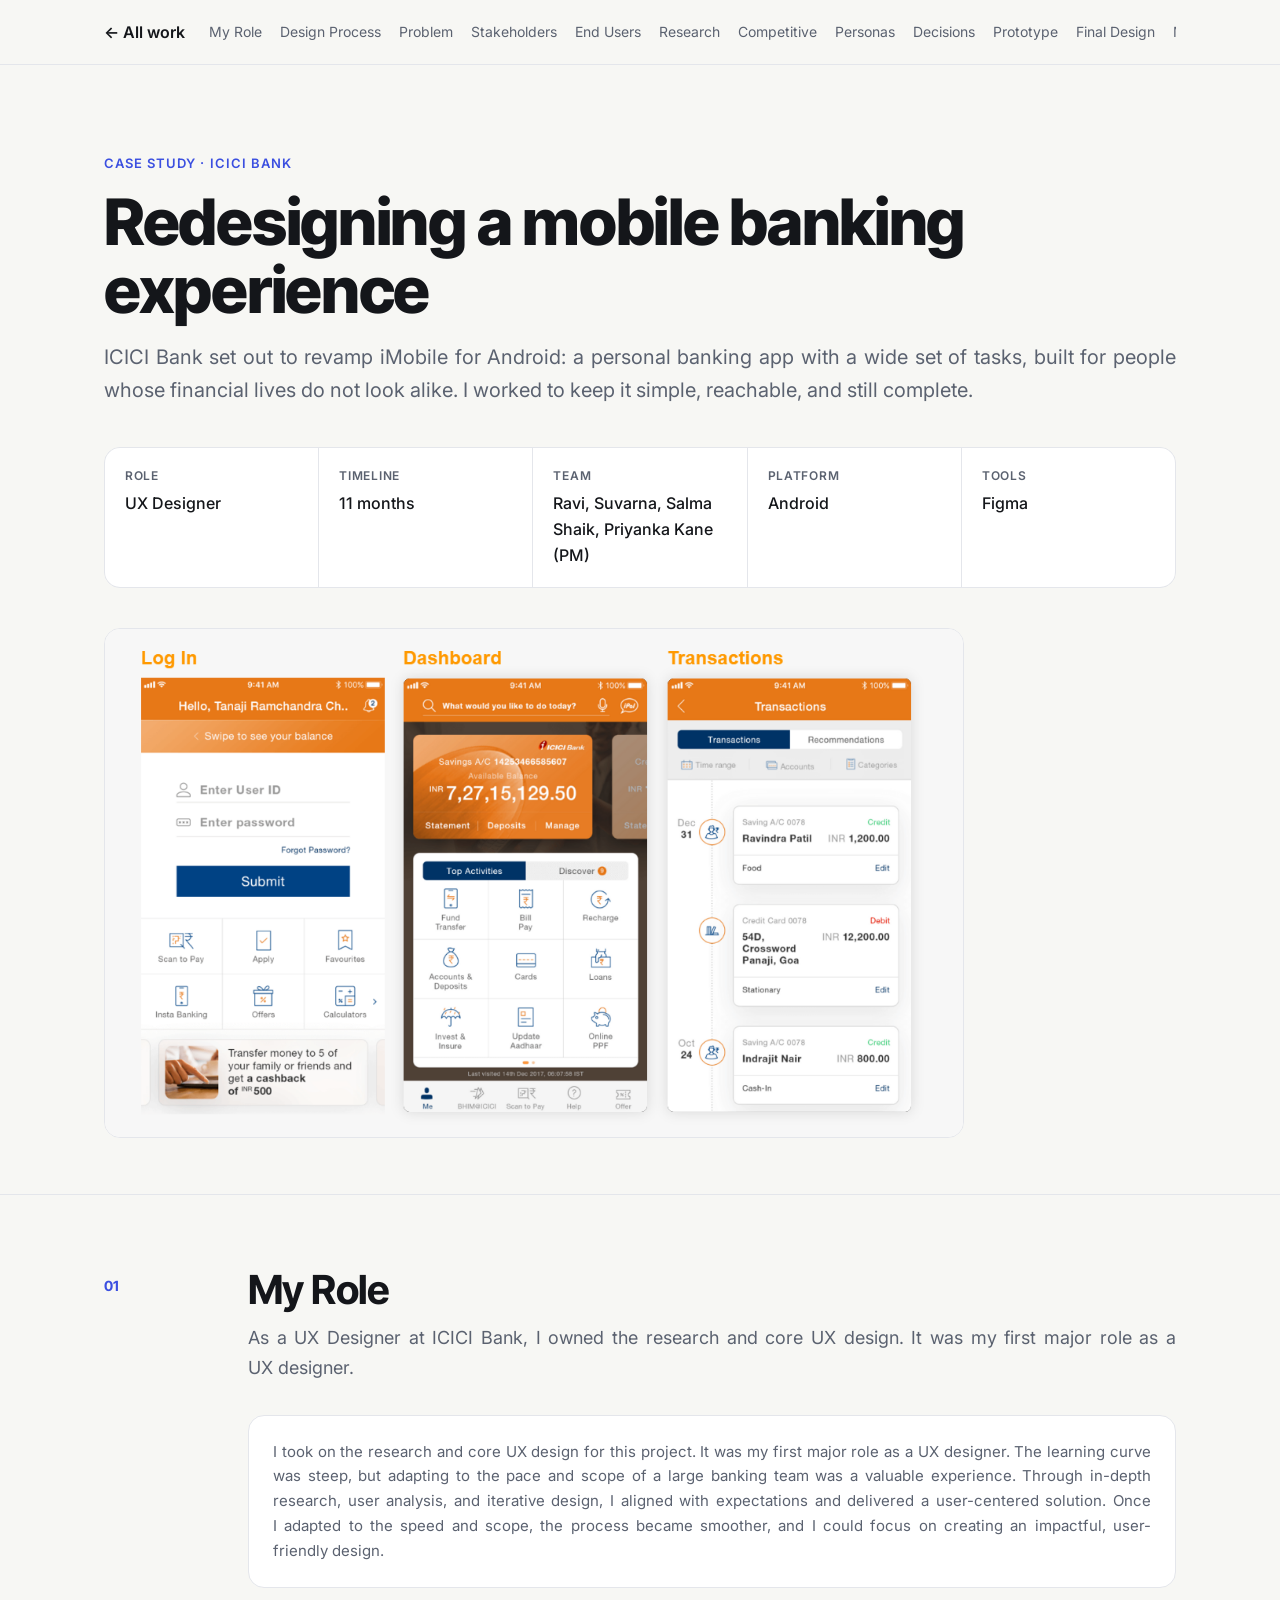
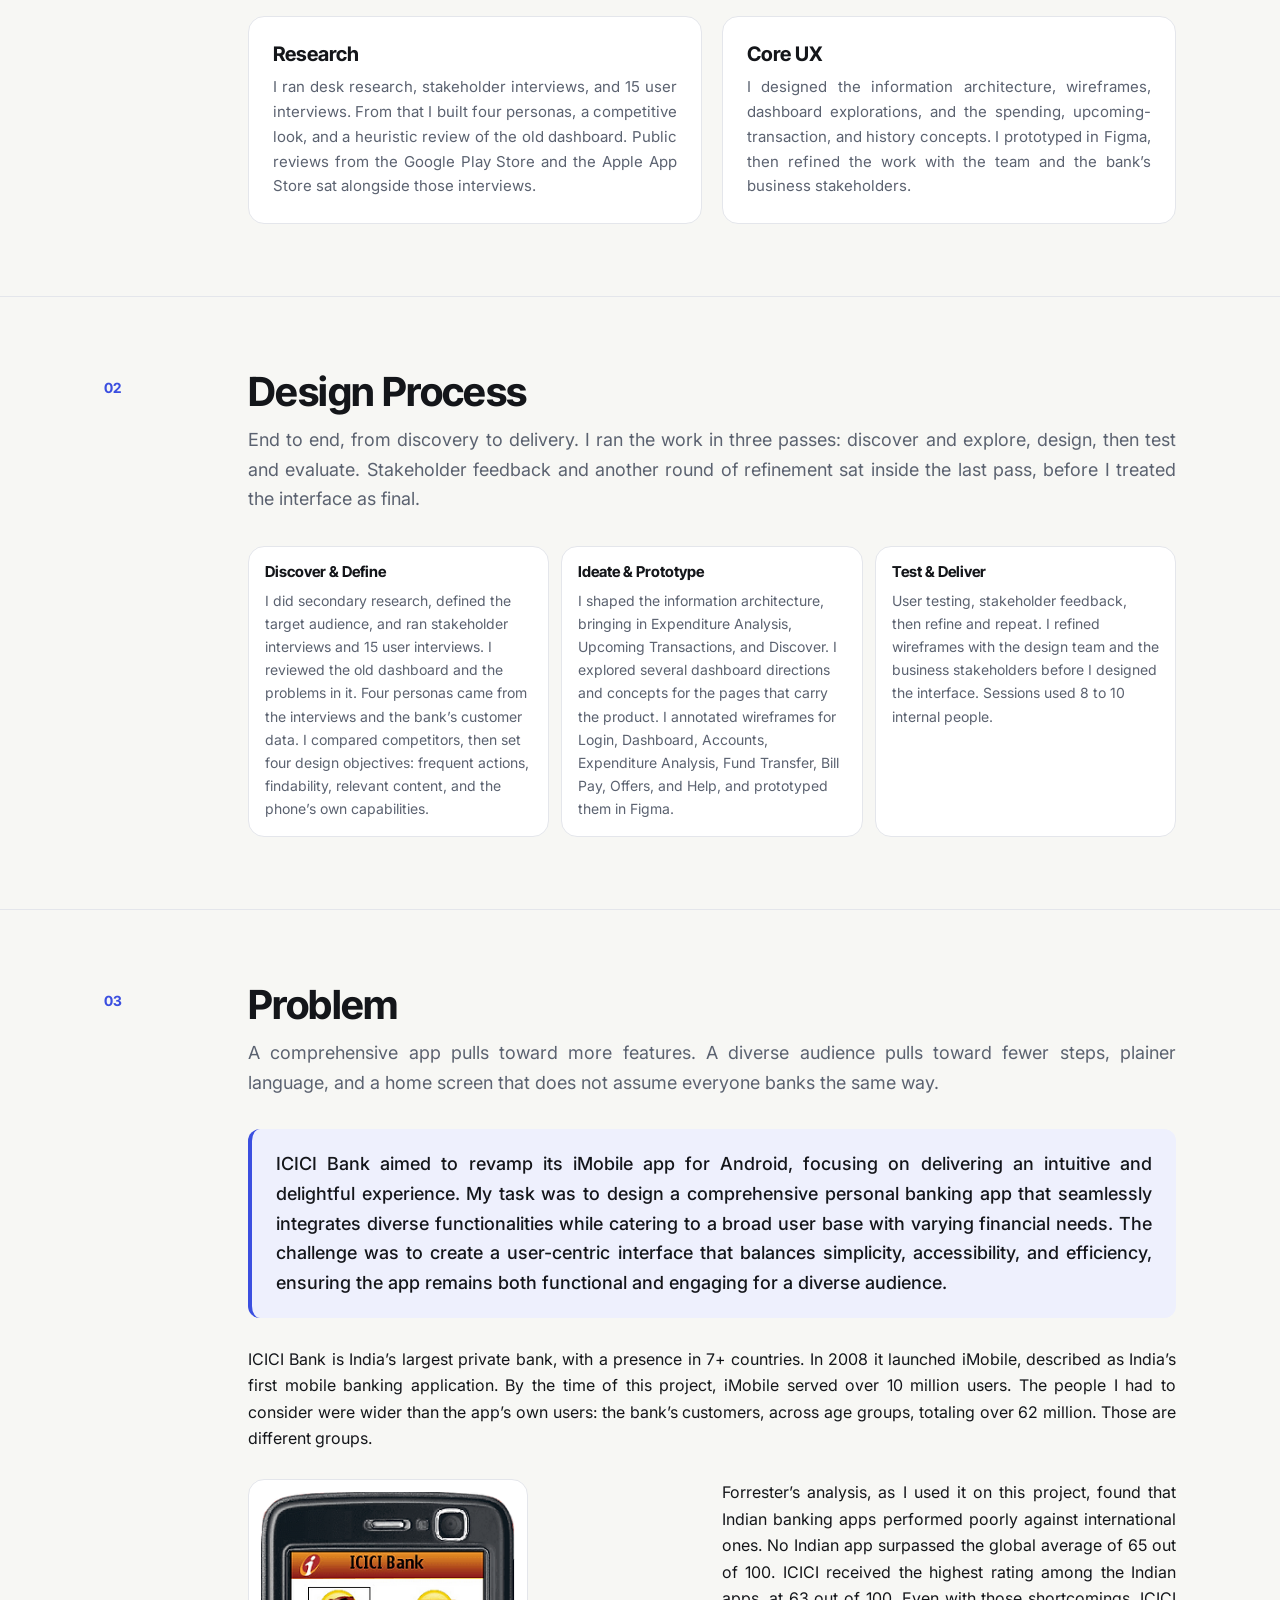
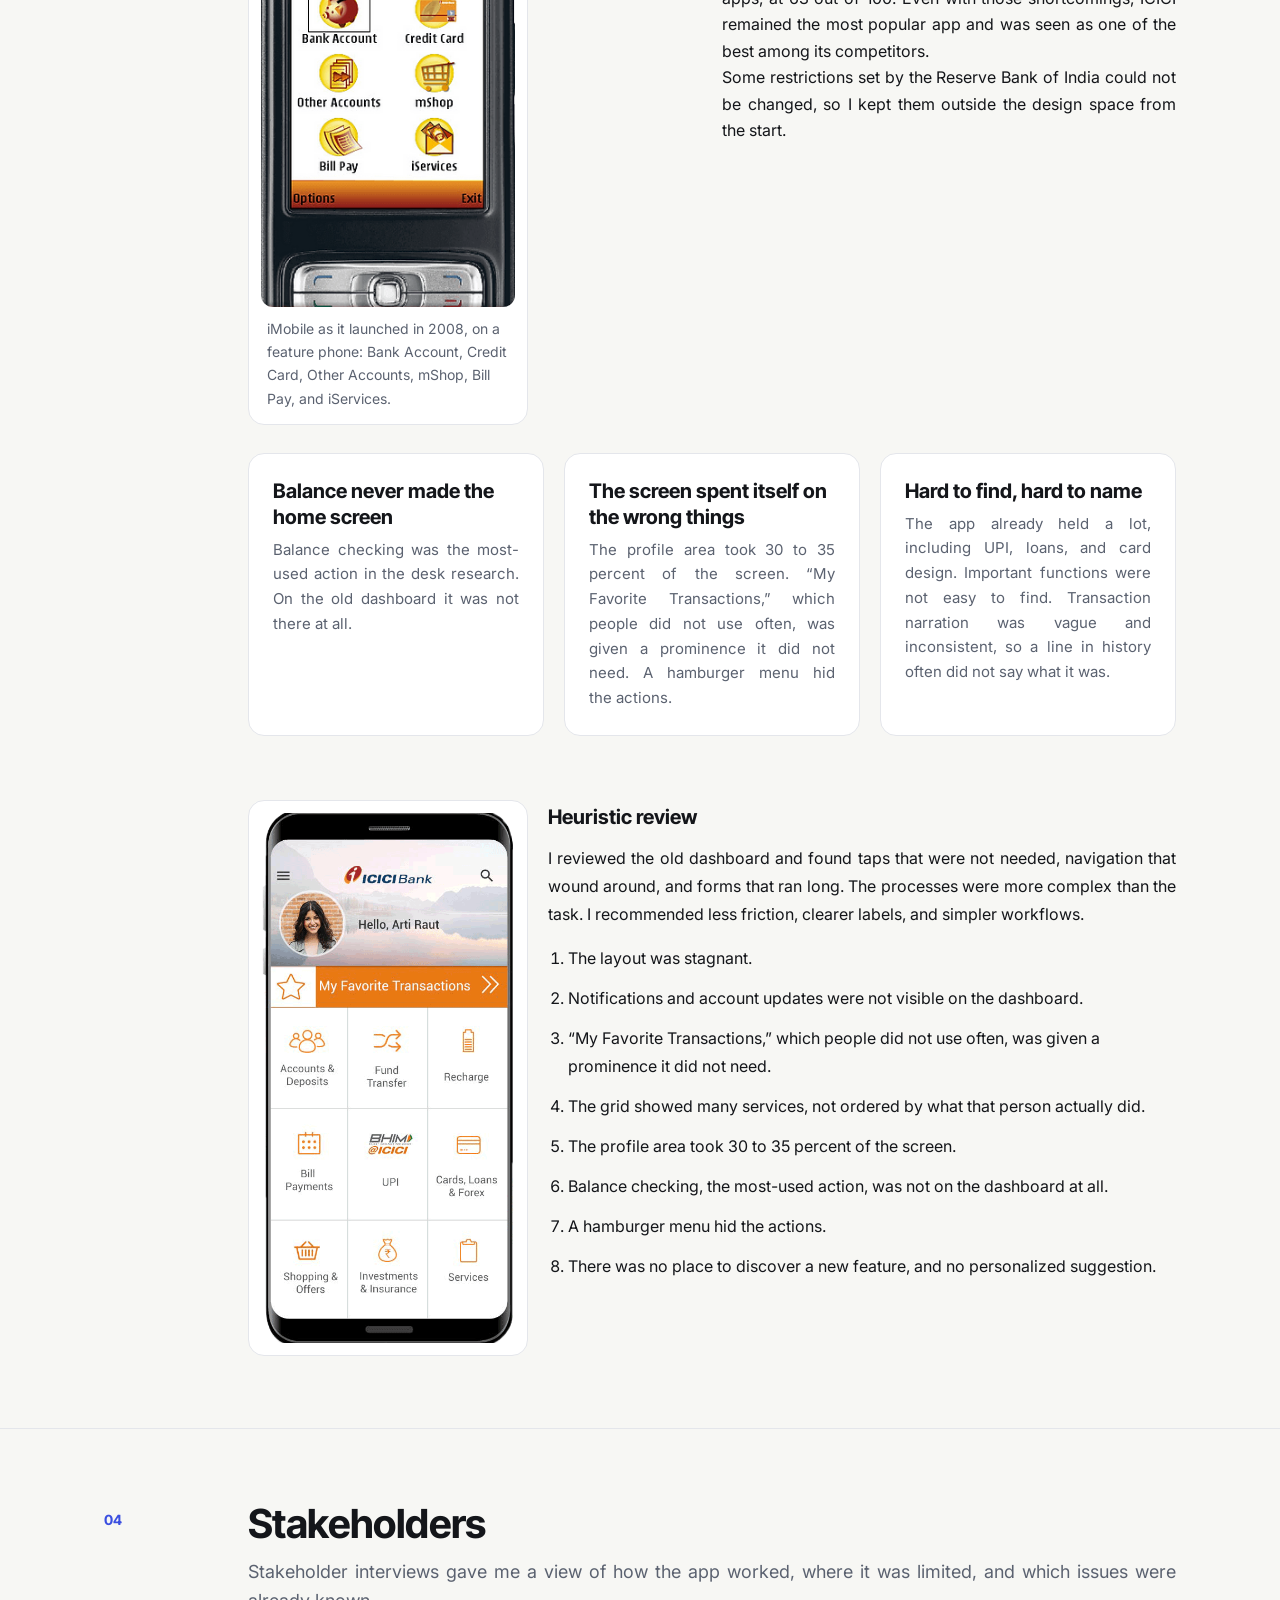
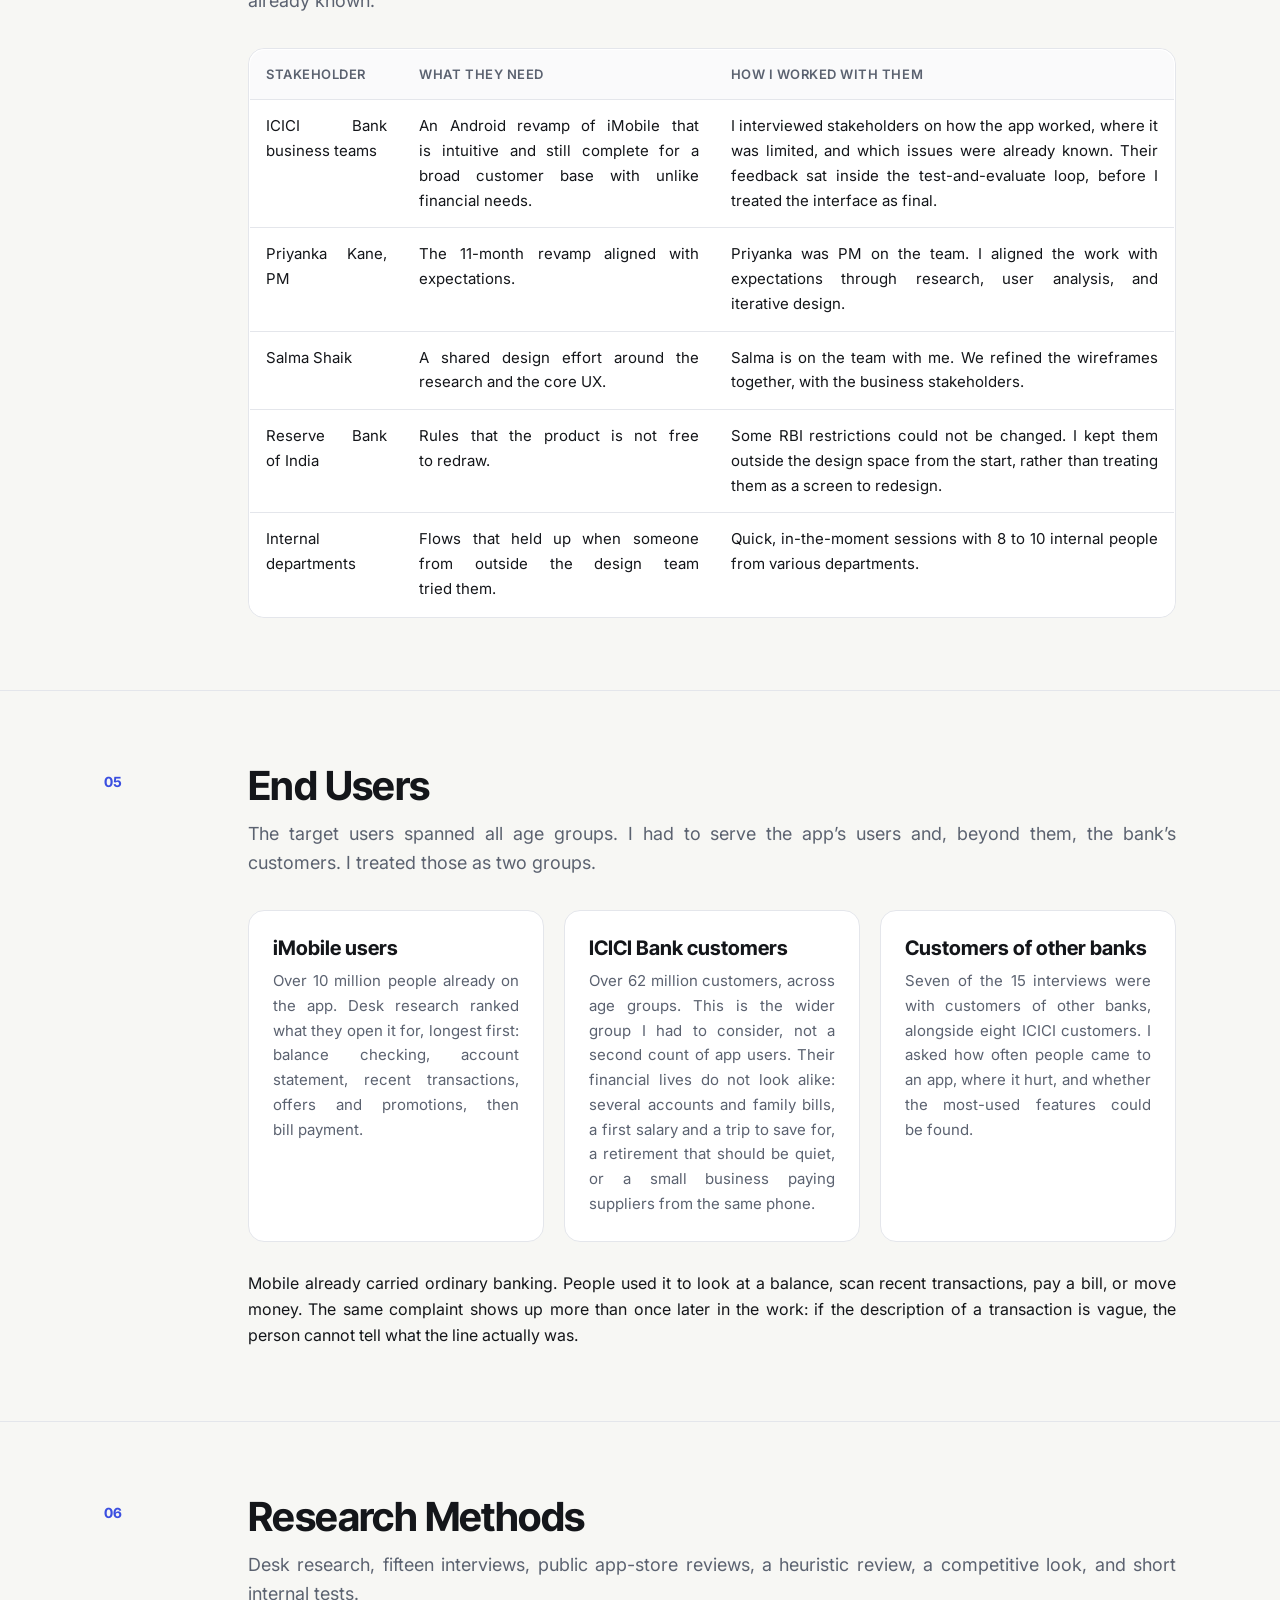
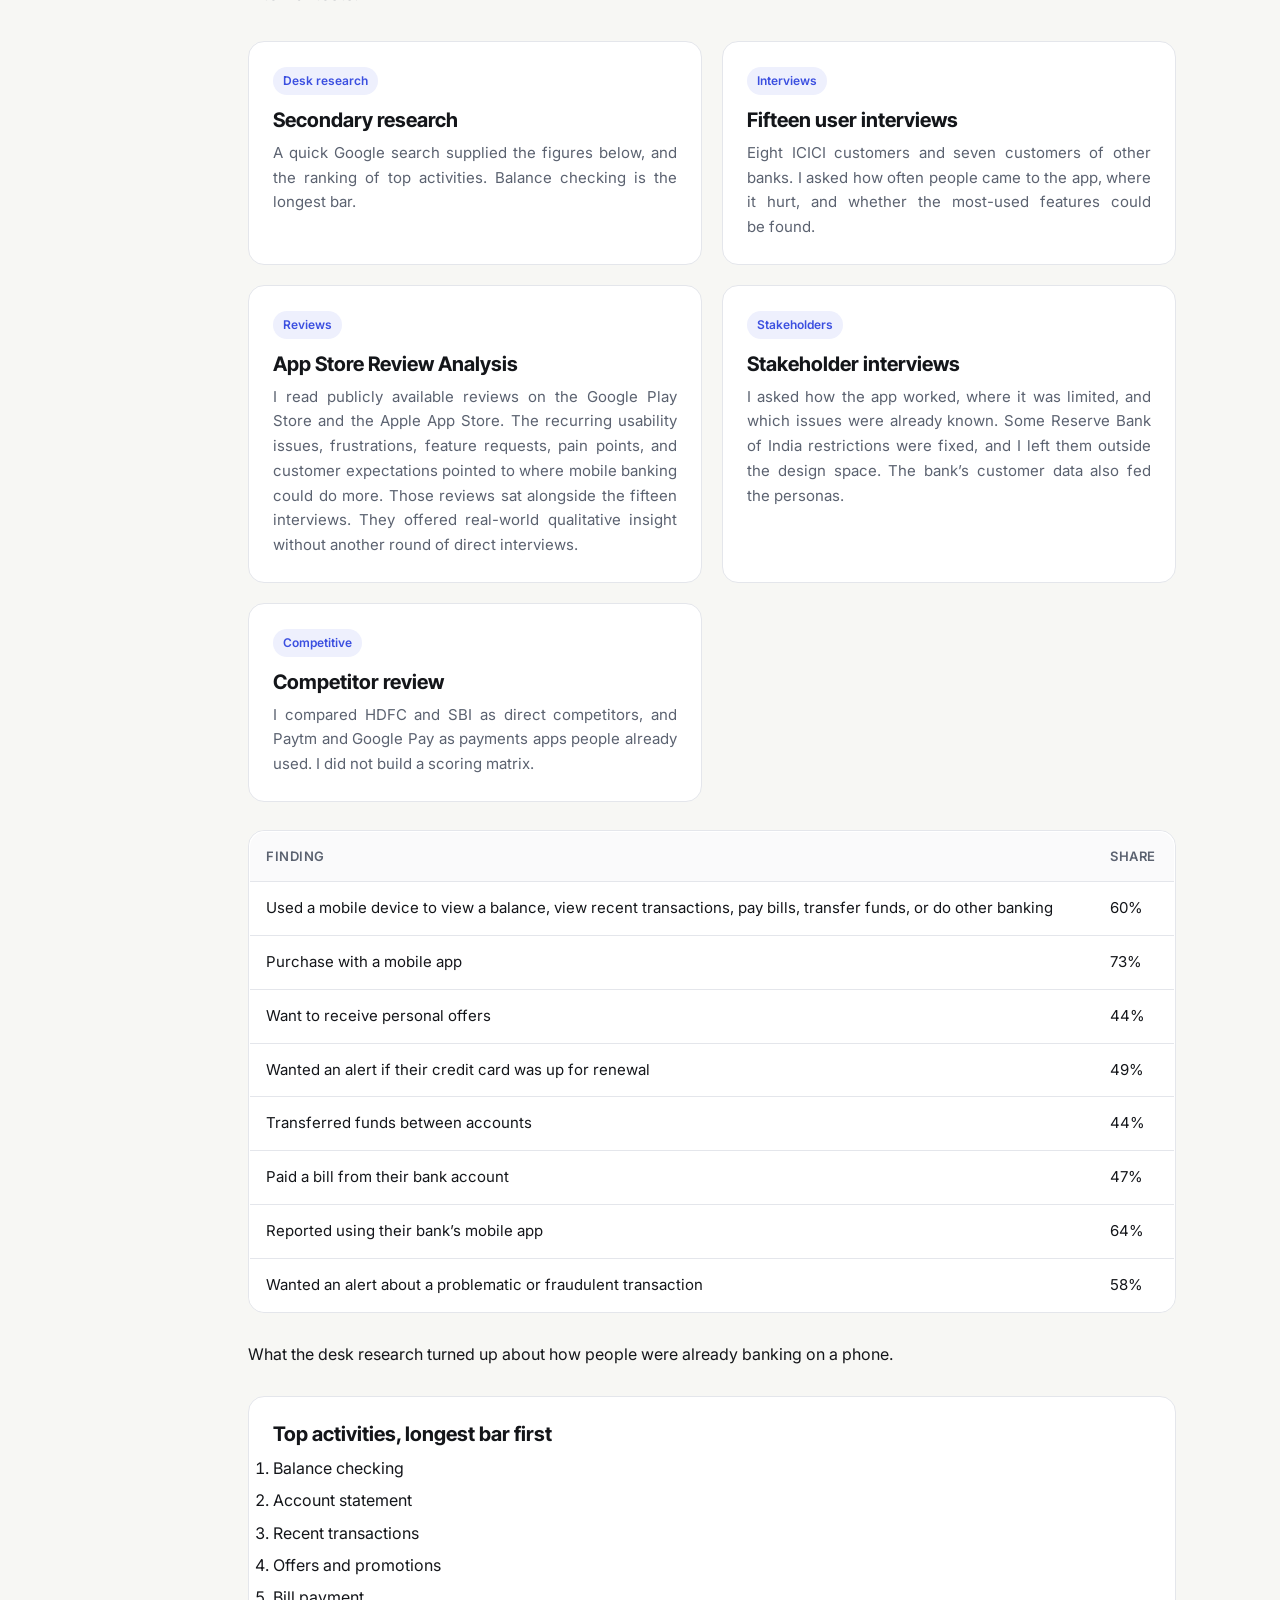
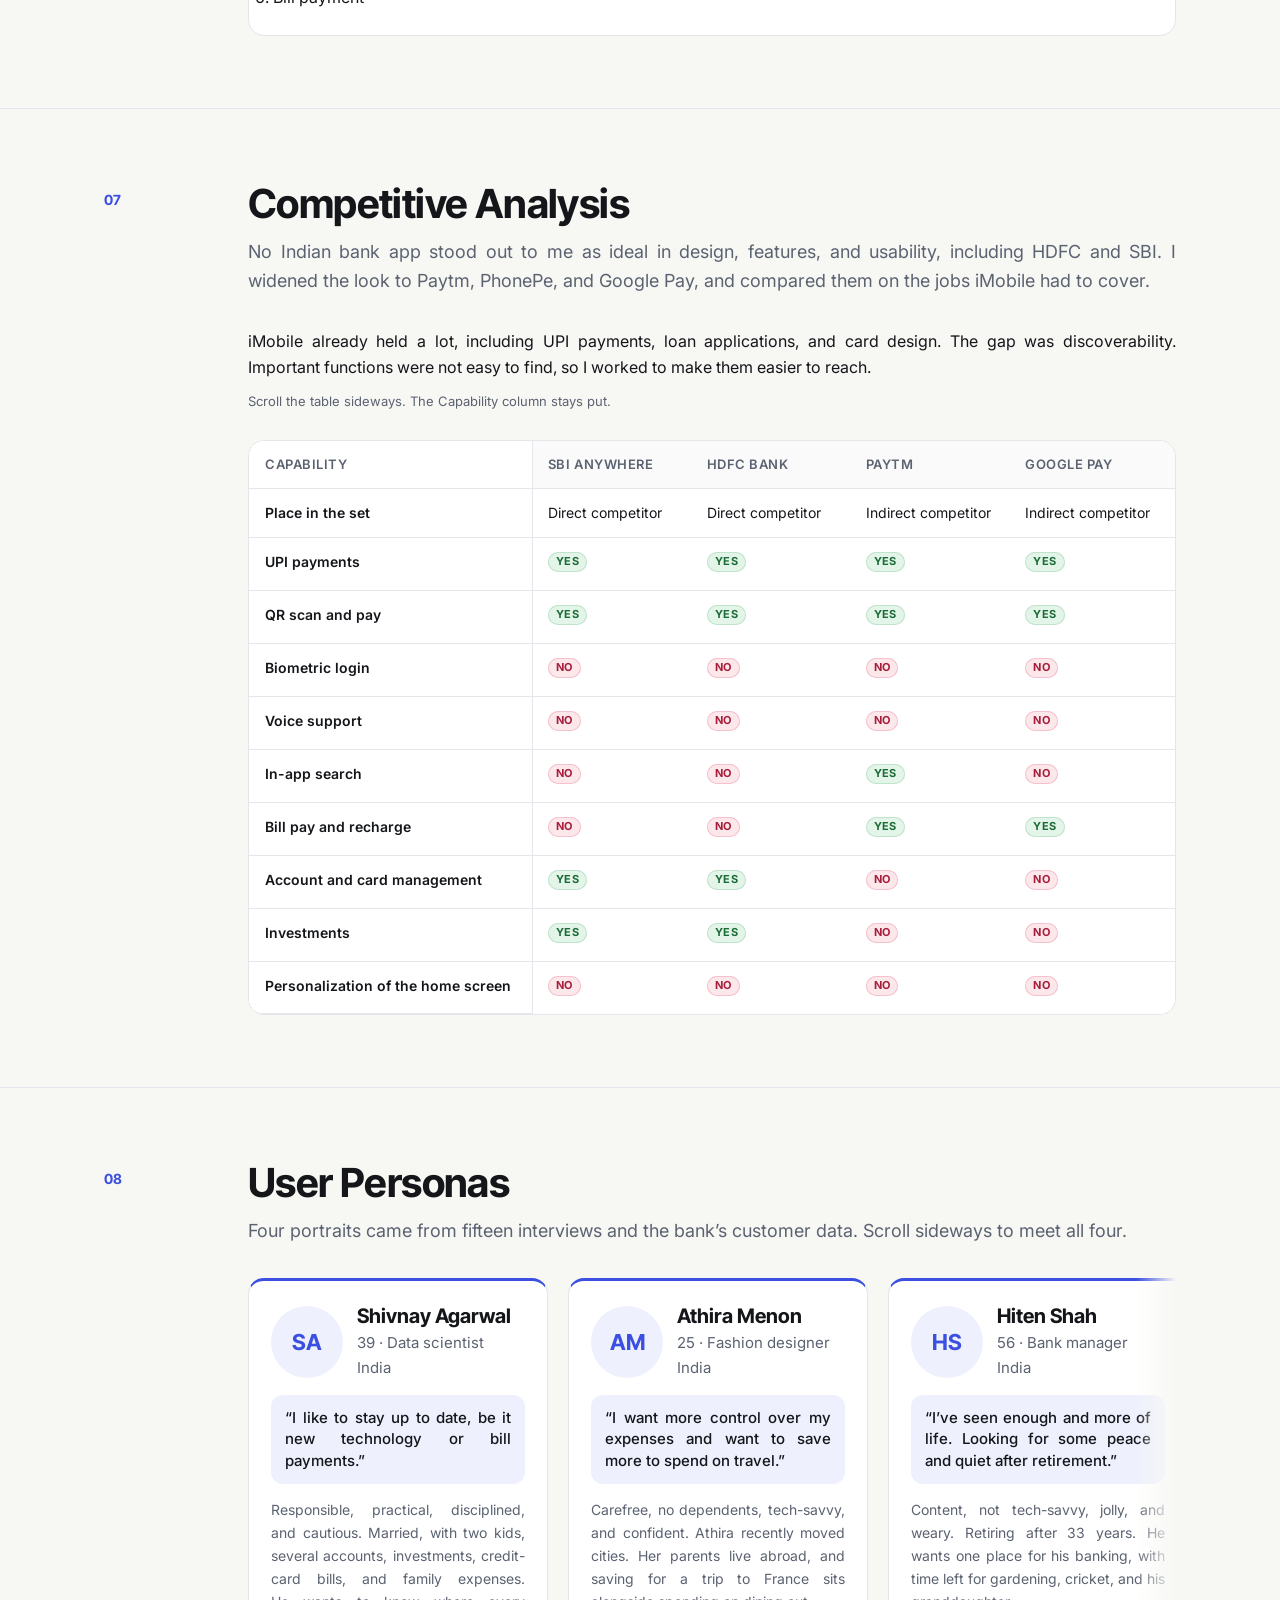
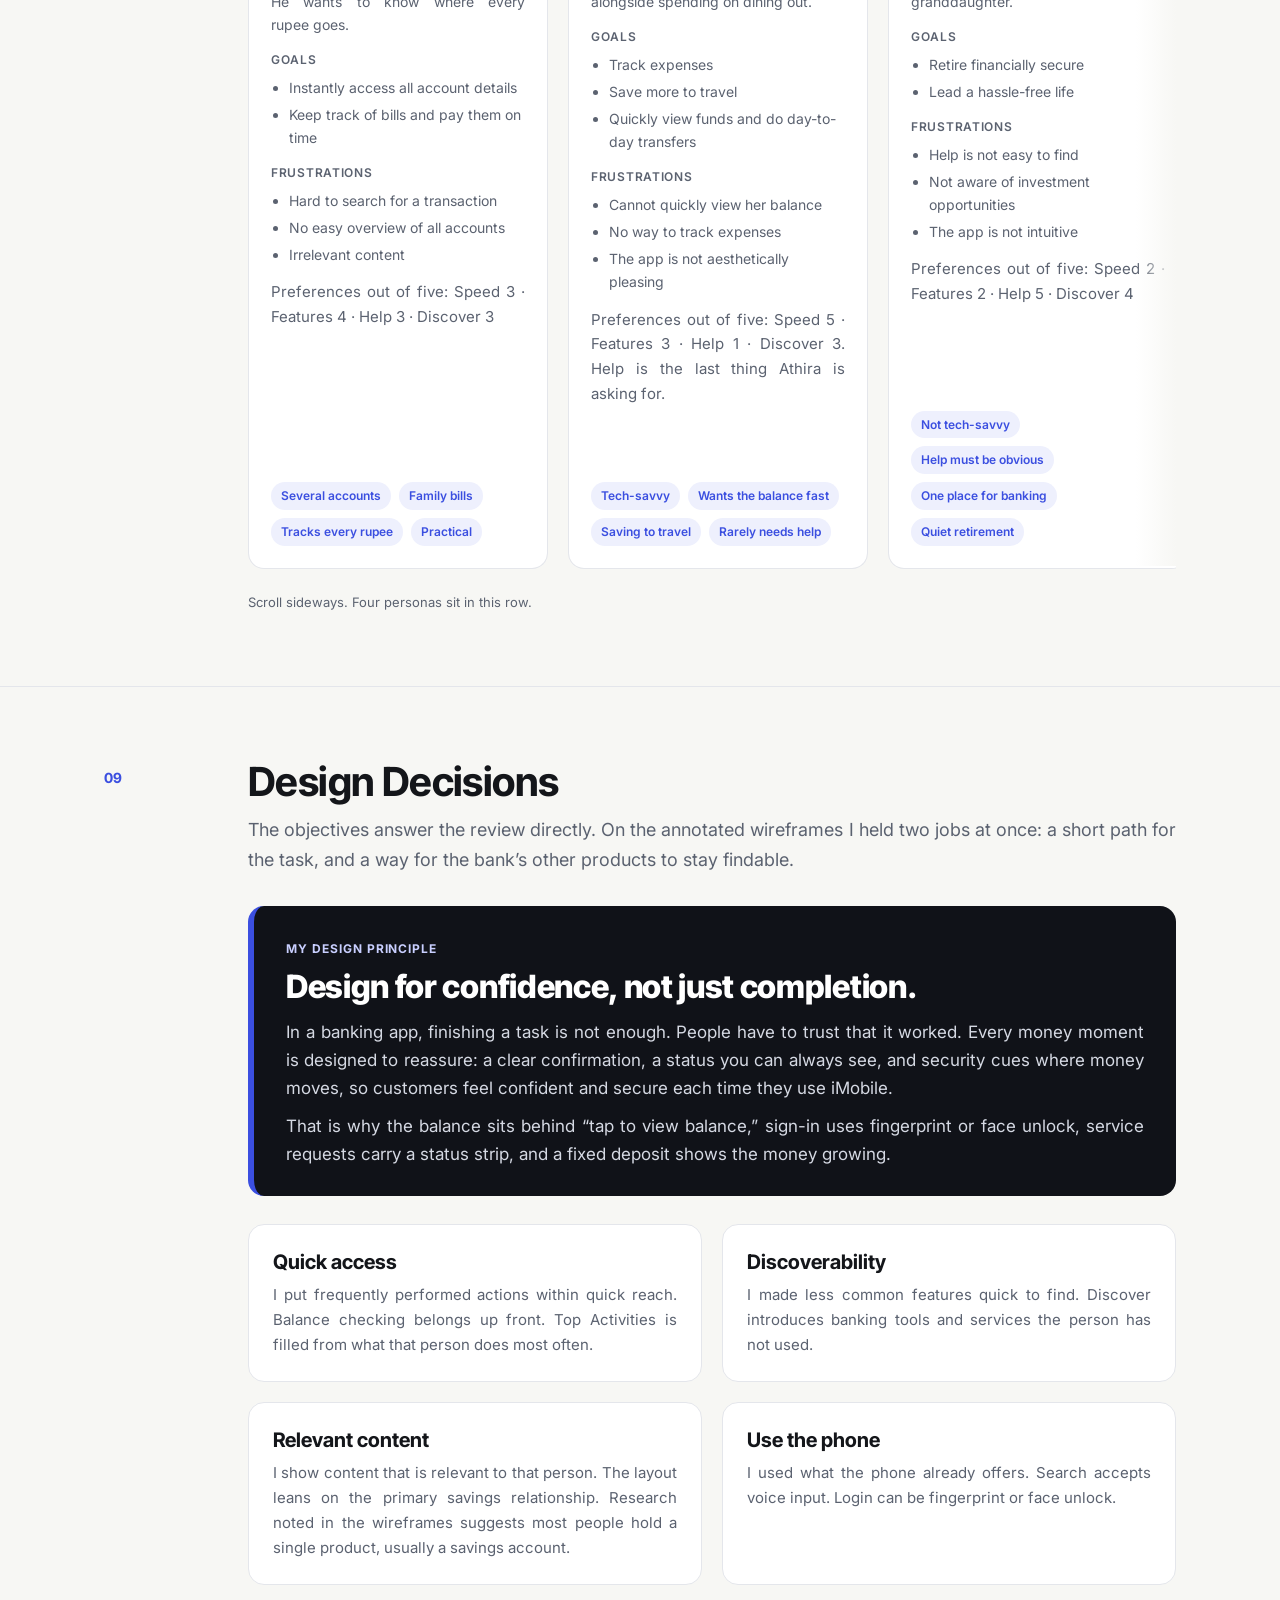
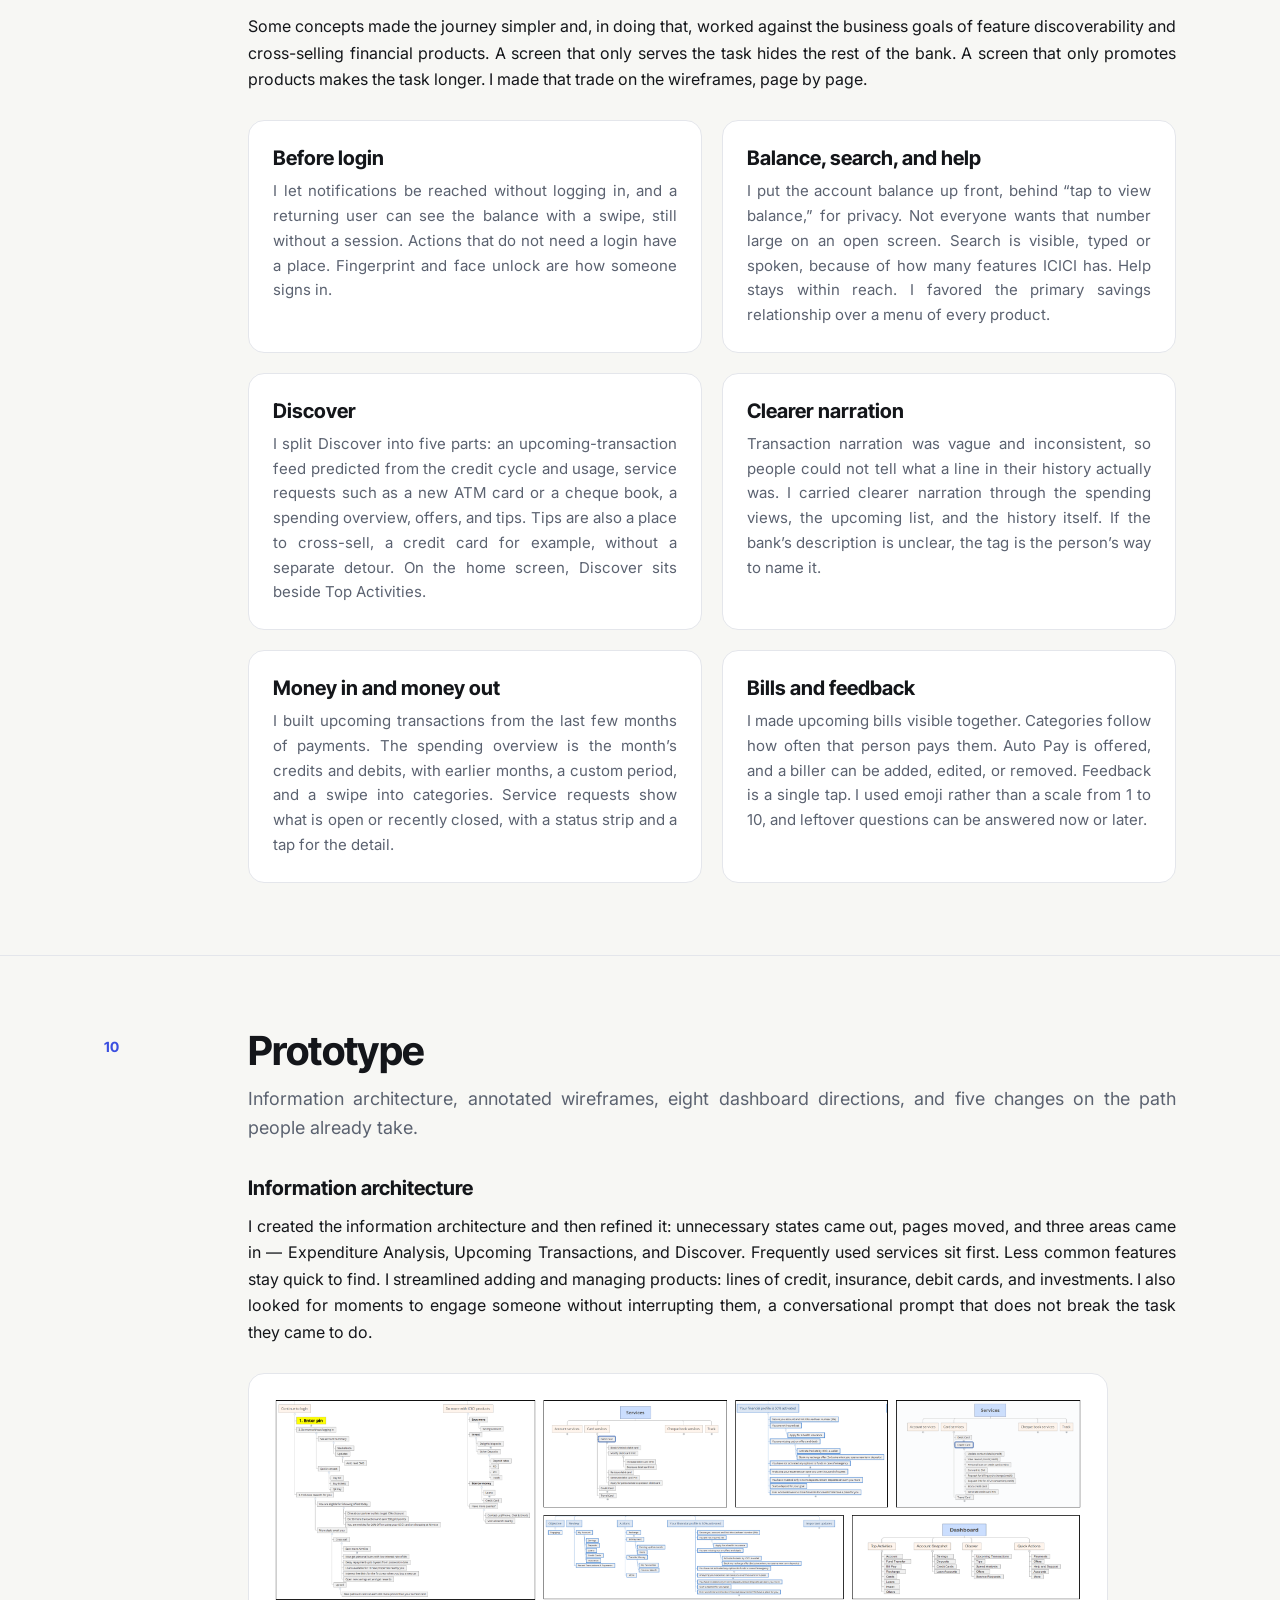
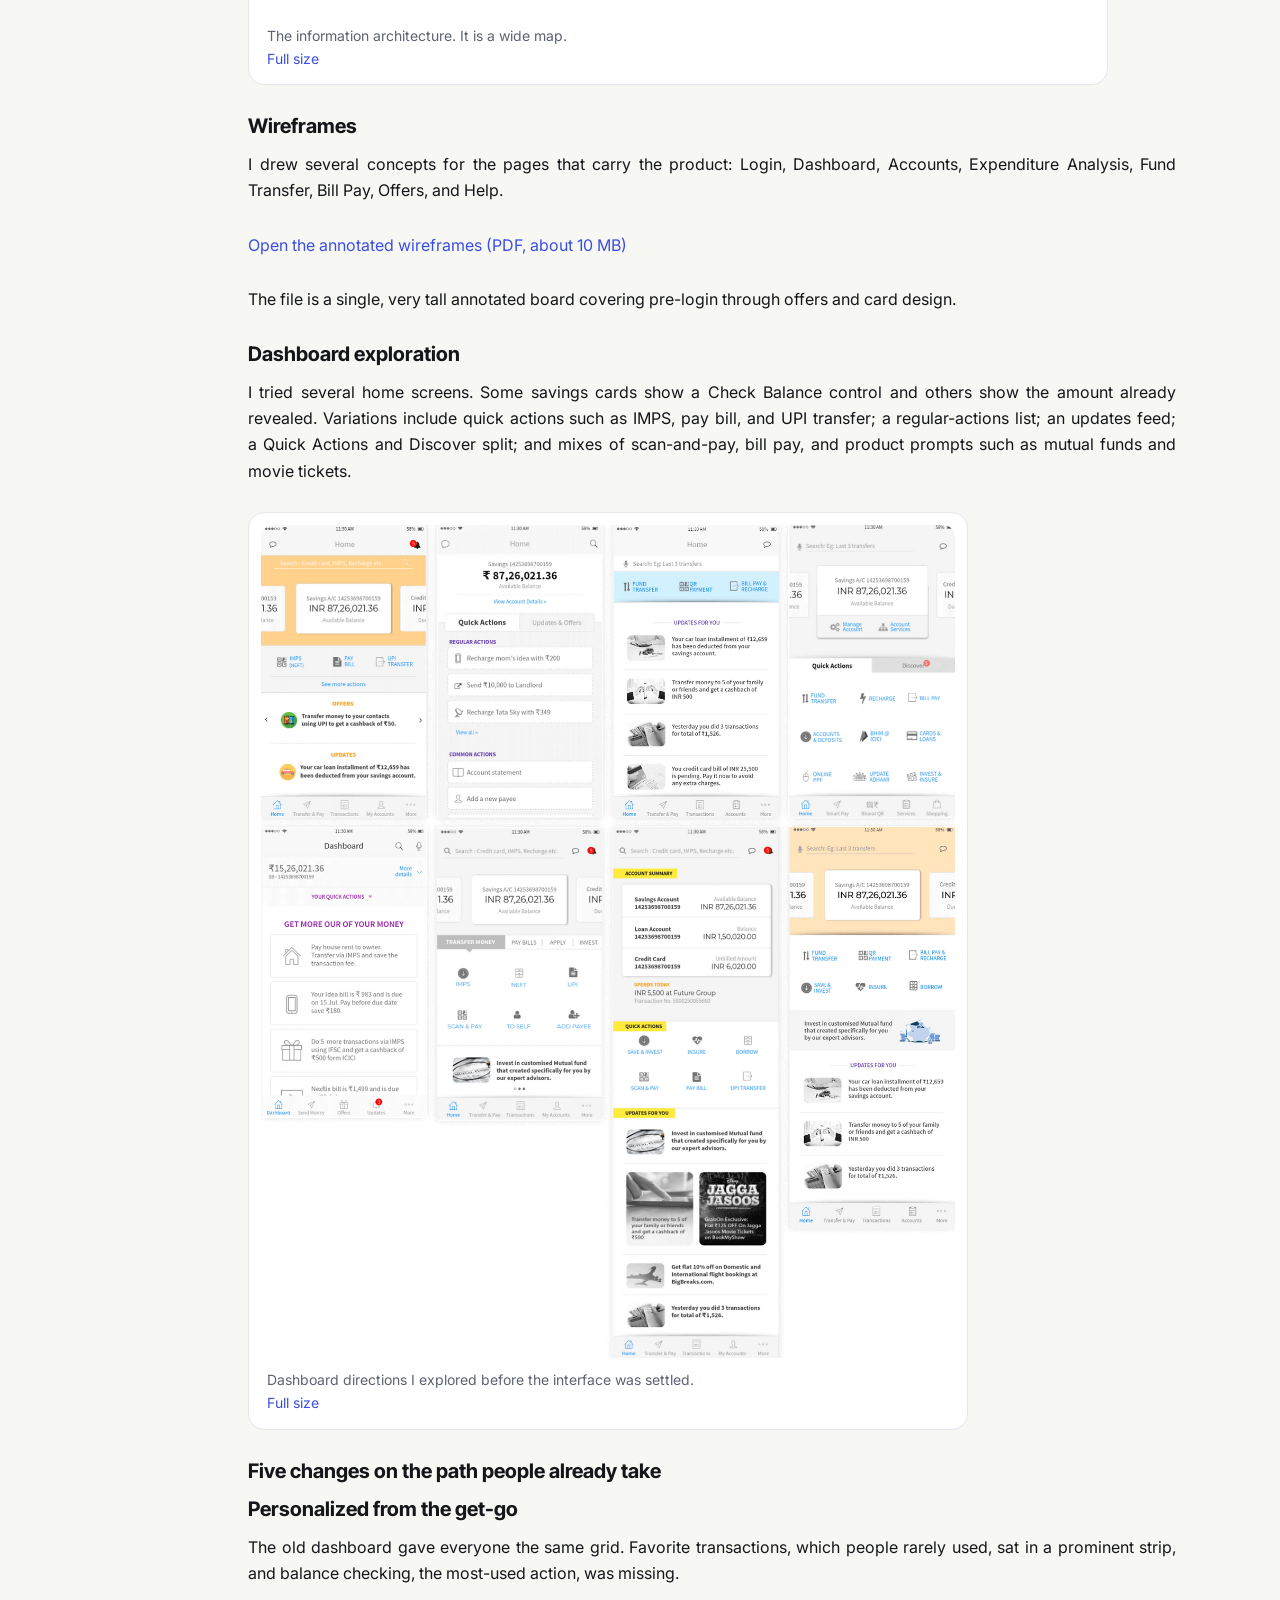
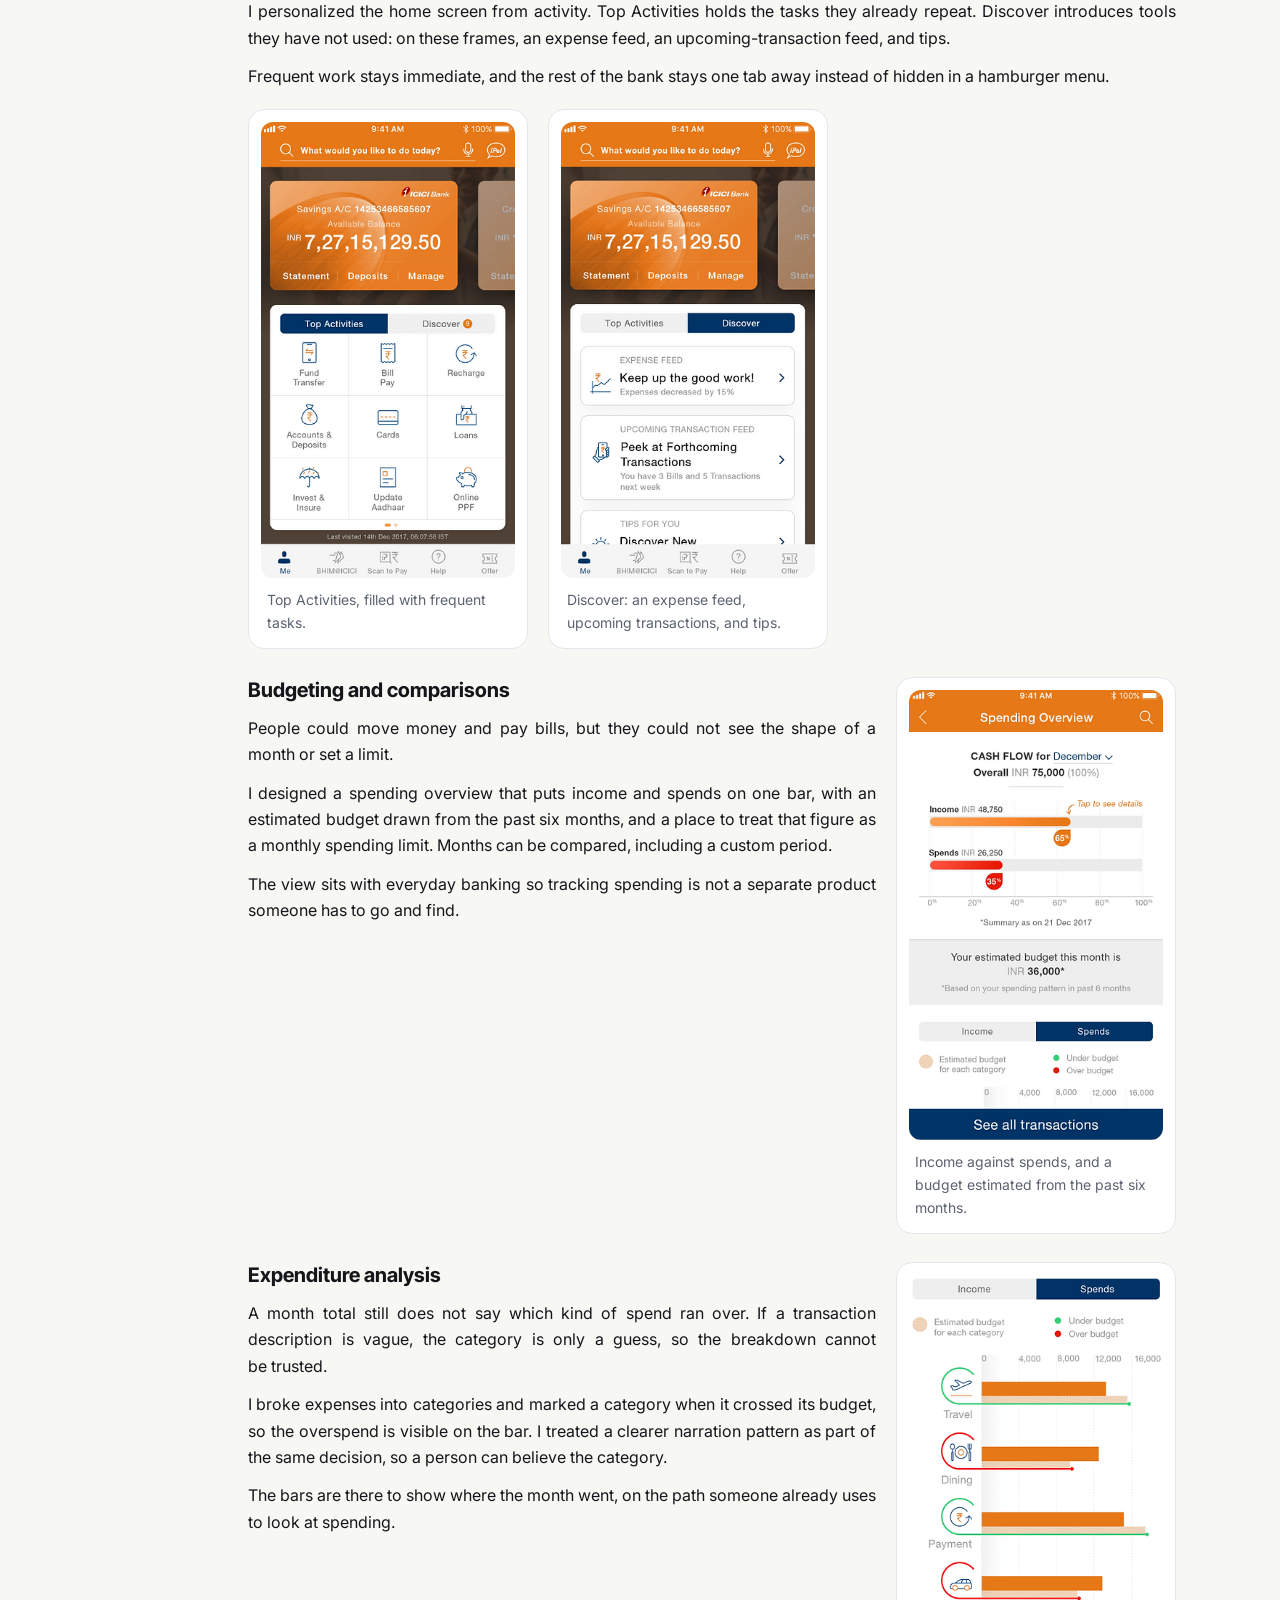
<file: index.html>
<!doctype html>
<html lang="en">
<head>
<meta charset="utf-8"><meta name="viewport" content="width=device-width,initial-scale=1">
<link rel="icon" href="favicon.ico?v=rm1" sizes="16x16 32x32 48x48">
<link rel="icon" href="favicon.svg?v=rm1" type="image/svg+xml">
<link rel="icon" href="favicon-32.png?v=rm1" type="image/png" sizes="32x32">
<link rel="icon" href="favicon-16.png?v=rm1" type="image/png" sizes="16x16">
<link rel="apple-touch-icon" href="apple-touch-icon.png?v=rm1" sizes="180x180">
<title>iMobile — Case Study · Ravi Myneni</title>
<meta name="description" content="ICICI Bank set out to revamp iMobile for Android: a personal banking app with a wide set of tasks, built for people whose financial lives do not look alike.">
<meta name="author" content="Ravi Myneni">
<link rel="canonical" href="https://ravimyneni.github.io/imobile-case-study/">
<meta property="og:title" content="Redesigning a mobile banking experience — ICICI Bank iMobile">
<meta property="og:description" content="UX case study by Ravi Myneni. Research, interviews, and core UX design for the ICICI Bank iMobile Android revamp.">
<meta property="og:type" content="article">
<meta property="og:url" content="https://ravimyneni.github.io/imobile-case-study/">
<meta name="twitter:card" content="summary_large_image">
<meta property="og:image" content="https://ravimyneni.github.io/imobile-case-study/64-final-ui-hand-mockup.webp">
<link rel="stylesheet" href="case-study.css">
<link rel="stylesheet" href="https://ravimyneni.github.io/footer.css">
<style>
/* Page-scoped layout for this case study only. Palette, type, and the 14-section structure stay in case-study.css. */
.body p,
.body li,
.cs-section .head p,
.cs-hero .lede{max-width:none}
.body > * + *{margin-top:28px}
.body > h3 + *{margin-top:12px}
.body h3{margin-bottom:0}
.card h3,.decision-copy h3{margin-bottom:8px}
.grid,.process,.decision-shots,.persona-track,.metric-grid,.chips{gap:20px}
img{height:auto;object-fit:contain}
.cs-cover{max-width:860px}
.cs-cover img,.figure.wide img,.figure.phone img,.heuristic-shot img{width:100%;max-width:100%;height:auto;object-fit:contain}
.figure.wide{width:min(100%,860px);max-width:860px;justify-self:start}
.figure.board{width:min(100%,720px);max-width:720px}
.figure.phone{width:min(280px,100%);max-width:280px;justify-self:start}
.shot-row{display:flex;flex-wrap:wrap;gap:20px;align-items:flex-start}
.figure a{display:block}
.figure a:hover{text-decoration:none}
.table-scroll{overflow-x:auto;scrollbar-width:thin;scrollbar-color:var(--accent) var(--accent-soft)}
.table-scroll::-webkit-scrollbar{height:10px}
.table-scroll::-webkit-scrollbar-track{background:var(--accent-soft);border-radius:999px}
.table-scroll::-webkit-scrollbar-thumb{background:var(--accent);border-radius:999px}

.decision{display:grid;grid-template-columns:minmax(0,1fr) 280px;gap:20px;align-items:start}
.decision.pair{grid-template-columns:minmax(0,1fr)}
.decision-copy > * + *{margin-top:12px}
.decision-shots{display:flex;flex-direction:column;gap:20px}
.decision.pair .decision-shots{flex-direction:row;flex-wrap:wrap}
.phone-frame{width:280px;max-width:100%;margin:0}
.phone-frame img{width:100%;height:auto}
.heuristic-layout{display:grid;grid-template-columns:minmax(0,280px) minmax(0,1fr);gap:20px;align-items:start}
.heuristic-shot{width:min(100%,280px);max-width:280px;margin:0;justify-self:start;align-self:start}
.heuristic-copy p,
.heuristic-copy li{line-height:1.75}
.heuristic-copy h3{margin-bottom:14px}
.heuristic-copy ol{margin:16px 0 0;padding-left:20px}
.heuristic-copy li+li{margin-top:12px}

.persona-wrap{position:relative}
.persona-wrap::after{content:"";position:absolute;top:0;right:0;bottom:16px;width:40px;background:linear-gradient(to right,transparent,var(--bg));pointer-events:none}
.persona-scroller{container-type:inline-size;overflow-x:auto;scroll-snap-type:x mandatory;scroll-padding-inline:2px;padding-bottom:14px;scrollbar-width:thin;scrollbar-color:var(--accent) var(--accent-soft);-webkit-overflow-scrolling:touch}
.persona-scroller::-webkit-scrollbar{height:10px}
.persona-scroller::-webkit-scrollbar-track{background:var(--accent-soft);border-radius:999px}
.persona-scroller::-webkit-scrollbar-thumb{background:var(--accent);border-radius:999px}
.persona-track{display:flex;gap:20px;width:max-content;align-items:stretch}
.persona-card{scroll-snap-align:start;flex:0 0 300px;width:300px;display:flex;flex-direction:column;gap:14px;border-top:3px solid var(--accent);padding:22px}
@container (max-width:700px){
  .persona-card{flex-basis:calc(100cqi - 64px);width:calc(100cqi - 64px)}
}
.persona-top{display:flex;align-items:center;gap:14px}
.persona-card .avatar{width:72px;height:72px;border-radius:50%;background:var(--accent-soft);display:grid;place-items:center;font:700 22px var(--font-head);color:var(--accent);flex:none}
.persona-card h3{margin:0}
.persona-meta{margin:2px 0 0;font-size:13px;color:var(--muted)}
.persona-card blockquote{margin:0;padding:12px 14px;background:var(--accent-soft);border-radius:12px;color:var(--ink);font-size:15px;font-weight:500;line-height:1.45}
.persona-card .bio{margin:0;font-size:14px}
.persona-label{font-size:12px;font-weight:600;letter-spacing:.06em;text-transform:uppercase;color:var(--muted)}
.persona-card ul{margin:6px 0 0;padding-left:18px}
.persona-card li{font-size:14px;color:var(--muted)}
.persona-card li+li{margin-top:4px}
.persona-prefs{margin:0;font-size:13px;color:var(--muted)}
.chips{display:flex;flex-wrap:wrap;gap:8px;margin-top:auto}
.chips span{font-size:12px;font-weight:600;color:var(--accent);background:var(--accent-soft);padding:4px 10px;border-radius:999px}
.scroll-hint{margin:10px 0 0;font-size:13px;color:var(--muted)}

table.cmp{min-width:1080px;font-size:14px;line-height:1.45}
table.cmp th,table.cmp td{min-width:156px}
table.cmp th:first-child,table.cmp td:first-child,table.cmp tbody th{min-width:188px;position:sticky;left:0;z-index:1;background:var(--surface)}
table.cmp thead th{background:#FAFAFB}
table.cmp thead th:first-child{z-index:2}
.yn{display:inline-block;font-size:11px;font-weight:700;letter-spacing:.04em;text-transform:uppercase;padding:2px 8px;border-radius:999px;margin:0 4px 4px 0;background:#E3F4E8;color:#1B6B36;box-shadow:inset 0 0 0 1px #BFE3CB;vertical-align:middle;white-space:nowrap}
.yn.partial{background:#FDF1D6;color:#8A4B00;box-shadow:inset 0 0 0 1px #F3D69A}
.yn.no{background:#FCE7EB;color:#A61E3C;box-shadow:inset 0 0 0 1px #F4C1CC}
.yn.na{background:#EEF0F3;color:#4A505C;box-shadow:inset 0 0 0 1px #D9DDE3}
.table-scroll{position:relative;max-width:100%;border:1px solid var(--line);border-radius:var(--radius);background:var(--surface)}
table.cmp{border:0;border-radius:0;overflow:visible;border-collapse:separate;border-spacing:0}
table.cmp th:first-child,table.cmp td:first-child,table.cmp tbody th{box-shadow:1px 0 0 var(--line)}
table.cmp tbody th{text-transform:none;letter-spacing:0;font-size:14px;color:var(--ink);background:var(--surface)}
.principle{position:relative;background:var(--dark);color:var(--dark-ink);border-radius:var(--radius);padding:28px 32px;border-left:6px solid var(--accent)}
.principle .tag{display:inline-block;font-size:12px;font-weight:700;letter-spacing:.08em;text-transform:uppercase;color:#C9CFFF;margin-bottom:10px}
.principle h3{font:800 clamp(24px,3vw,32px)/1.15 var(--font-head);letter-spacing:-.01em;color:#fff;margin:0 0 12px}
.principle p{color:#D5D9E3;font-size:17px;line-height:1.65}
.principle p + p{margin-top:10px}

.metric-grid{display:grid;grid-template-columns:repeat(12,1fr);gap:20px}
.metric-grid .metric:nth-child(-n+4){grid-column:span 3}
.metric-grid .metric:nth-child(n+5){grid-column:span 4}

@media (max-width:900px){
  .decision{grid-template-columns:minmax(0,1fr)}
  .heuristic-layout{grid-template-columns:minmax(0,1fr)}
  .metric-grid{grid-template-columns:1fr 1fr}
  .metric-grid .metric:nth-child(-n+4),
  .metric-grid .metric:nth-child(n+5){grid-column:auto}
}
@media (max-width:560px){
  .metric-grid{grid-template-columns:1fr}
  .phone-frame{width:min(280px,100%)}
}
.cs-hero .lede,
.cs-section .head p,
.body p,
.card p,
.callout,
.principle p,
.persona-card .bio,
.persona-card blockquote,
td{
  text-align:justify;
  hyphens:auto;
  text-wrap:pretty;
  overflow-wrap:break-word;
}
h1,h2,h3,.cs-nav,.cs-nav a,.eyebrow,.tag,dt,th,.yn,.persona-label,.step b,.metric .v,.metric .n,.chips span{
  text-align:start;
  hyphens:manual;
}
@media (max-width:380px){
  .cs-hero .lede,
  .cs-section .head p,
  .body p,
  .card p,
  .callout,
  .principle p,
  .persona-card .bio,
  .persona-card blockquote,
  td{text-align:start;hyphens:manual}
}
#design .body{margin-left:0}
#design .process{
  display:grid;
  grid-template-columns:repeat(3,minmax(0,1fr));
  gap:12px;
  width:auto;
  margin:0 0 0 144px;
}
#design .process .step{
  padding:16px;
  min-width:0;
  display:flex;
  flex-direction:column;
  align-items:flex-start;
  text-align:start;
}
#design .process .step b{white-space:nowrap;font-size:15px;line-height:1.2;margin-bottom:8px}
#design .process .step span{text-align:start}
.heuristic-layout{margin-top:64px}
.heuristic-copy h3{margin-top:4px}
@media (max-width:900px){
  #design .process{margin-left:0;gap:10px}
  #design .process .step{padding:14px 12px}
}
@media (max-width:560px){
  #design .process{grid-template-columns:1fr;gap:12px}
  #design .process .step b{font-size:16px}
}
</style>
</head>
<body id="top">
<a class="cs-skip" href="#main" style="position:absolute;left:12px;top:-60px;z-index:100;background:#1f4fd8;color:#fff;padding:10px 14px;border-radius:6px" onfocus="this.style.top='12px'" onblur="this.style.top='-60px'">Skip to content</a>
<nav class="cs-nav"><div class="wrap">
  <a class="back" href="https://ravimyneni.github.io/">← All work</a>
  <div class="links">
    <a href="#role">My Role</a><a href="#design">Design Process</a><a href="#problem">Problem</a><a href="#stakeholders">Stakeholders</a><a href="#users">End Users</a><a href="#research">Research</a><a href="#competitive">Competitive</a><a href="#personas">Personas</a><a href="#decisions">Decisions</a><a href="#prototype">Prototype</a><a href="#final">Final Design</a><a href="#metrics">Metrics</a></div>
</div></nav>

<header class="cs-hero"><div class="wrap">
  <div class="eyebrow">Case Study · ICICI Bank</div>
  <h1>Redesigning a mobile banking experience</h1>
  <p class="lede">ICICI Bank set out to revamp iMobile for Android: a personal banking app with a wide set of tasks, built for people whose financial lives do not look alike. I worked to keep it simple, reachable, and still complete.</p>
  <dl class="meta">
    <div><dt>Role</dt><dd>UX Designer</dd></div>
    <div><dt>Timeline</dt><dd>11 months</dd></div>
    <div><dt>Team</dt><dd>Ravi, Suvarna, Salma Shaik, Priyanka Kane (PM)</dd></div>
    <div><dt>Platform</dt><dd>Android</dd></div>
    <div><dt>Tools</dt><dd>Figma</dd></div>
  </dl>
  <figure class="cs-cover"><img src="61-final-ui-after-1.png" width="1092" height="647" alt="Three final screens labeled Log In, Dashboard, and Transactions. Log In greets Tanaji Ramchandra Ch., offers Swipe to see your balance, and has fields for user ID and password, plus Scan to Pay, Apply, Favourites, Insta Banking, Offers, and Calculators. Dashboard shows the savings balance and Top Activities. Transactions lists dated, tagged rows with Edit."></figure>
</div></header>

<main id="main">
<section class="cs-section" id="role"><div class="wrap">
  <div class="head"><div class="num">01</div><div><h2>My Role</h2><p>As a UX Designer at ICICI Bank, I owned the research and core UX design. It was my first major role as a UX designer.</p></div></div>
  <div class="body">
    <div class="card"><p>I took on the research and core UX design for this project. It was my first major role as a UX designer. The learning curve was steep, but adapting to the pace and scope of a large banking team was a valuable experience. Through in-depth research, user analysis, and iterative design, I aligned with expectations and delivered a user-centered solution. Once I adapted to the speed and scope, the process became smoother, and I could focus on creating an impactful, user-friendly design.</p></div>
    <div class="grid g2">
      <div class="card"><h3>Research</h3><p>I ran desk research, stakeholder interviews, and 15 user interviews. From that I built four personas, a competitive look, and a heuristic review of the old dashboard. Public reviews from the Google Play Store and the Apple App Store sat alongside those interviews.</p></div>
      <div class="card"><h3>Core UX</h3><p>I designed the information architecture, wireframes, dashboard explorations, and the spending, upcoming-transaction, and history concepts. I prototyped in Figma, then refined the work with the team and the bank’s business stakeholders.</p></div>
    </div>
  </div>
</div></section>

<section class="cs-section" id="design"><div class="wrap">
  <div class="head"><div class="num">02</div><div><h2>Design Process</h2><p>End to end, from discovery to delivery. I ran the work in three passes: discover and explore, design, then test and evaluate. Stakeholder feedback and another round of refinement sat inside the last pass, before I treated the interface as final.</p></div></div>
  <div class="body">
    <div class="process">
      <div class="step"><b>Discover &amp; Define</b><span>I did secondary research, defined the target audience, and ran stakeholder interviews and 15 user interviews. I reviewed the old dashboard and the problems in it. Four personas came from the interviews and the bank’s customer data. I compared competitors, then set four design objectives: frequent actions, findability, relevant content, and the phone’s own capabilities.</span></div>
      <div class="step"><b>Ideate &amp; Prototype</b><span>I shaped the information architecture, bringing in Expenditure Analysis, Upcoming Transactions, and Discover. I explored several dashboard directions and concepts for the pages that carry the product. I annotated wireframes for Login, Dashboard, Accounts, Expenditure Analysis, Fund Transfer, Bill Pay, Offers, and Help, and prototyped them in Figma.</span></div>
      <div class="step"><b>Test &amp; Deliver</b><span>User testing, stakeholder feedback, then refine and repeat. I refined wireframes with the design team and the business stakeholders before I designed the interface. Sessions used 8 to 10 internal people.</span></div>
    </div>
  </div>
</div></section>

<section class="cs-section" id="problem"><div class="wrap">
  <div class="head"><div class="num">03</div><div><h2>Problem</h2><p>A comprehensive app pulls toward more features. A diverse audience pulls toward fewer steps, plainer language, and a home screen that does not assume everyone banks the same way.</p></div></div>
  <div class="body">
    <p class="callout">ICICI Bank aimed to revamp its iMobile app for Android, focusing on delivering an intuitive and delightful experience. My task was to design a comprehensive personal banking app that seamlessly integrates diverse functionalities while catering to a broad user base with varying financial needs. The challenge was to create a user-centric interface that balances simplicity, accessibility, and efficiency, ensuring the app remains both functional and engaging for a diverse audience.</p>
    <p>ICICI Bank is India’s largest private bank, with a presence in 7+ countries. In 2008 it launched iMobile, described as India’s first mobile banking application. By the time of this project, iMobile served over 10 million users. The people I had to consider were wider than the app’s own users: the bank’s customers, across age groups, totaling over 62 million. Those are different groups.</p>
    <div class="grid g2">
      <figure class="figure phone">
        <img loading="lazy" src="11-original-imobile-2008-feature-phone.webp" width="281" height="459" alt="A black feature phone running the 2008 ICICI Bank iMobile menu. Six icons: Bank Account, Credit Card, Other Accounts, mShop, Bill Pay, and iServices. Options and Exit sit on an orange bar.">
        <figcaption>iMobile as it launched in 2008, on a feature phone: Bank Account, Credit Card, Other Accounts, mShop, Bill Pay, and iServices.</figcaption>
      </figure>
      <div>
        <p>Forrester’s analysis, as I used it on this project, found that Indian banking apps performed poorly against international ones. No Indian app surpassed the global average of 65 out of 100. ICICI received the highest rating among the Indian apps, at 63 out of 100. Even with those shortcomings, ICICI remained the most popular app and was seen as one of the best among its competitors.</p>
        <p>Some restrictions set by the Reserve Bank of India could not be changed, so I kept them outside the design space from the start.</p>
      </div>
    </div>
    <div class="grid g3">
      <div class="card"><h3>Balance never made the home screen</h3><p>Balance checking was the most-used action in the desk research. On the old dashboard it was not there at all.</p></div>
      <div class="card"><h3>The screen spent itself on the wrong things</h3><p>The profile area took 30 to 35 percent of the screen. “My Favorite Transactions,” which people did not use often, was given a prominence it did not need. A hamburger menu hid the actions.</p></div>
      <div class="card"><h3>Hard to find, hard to name</h3><p>The app already held a lot, including UPI, loans, and card design. Important functions were not easy to find. Transaction narration was vague and inconsistent, so a line in history often did not say what it was.</p></div>
    </div>
    <div class="heuristic-layout">
      <figure class="figure heuristic-shot">
        <img loading="lazy" src="29-heuristic-eval-old-dashboard.webp" width="457" height="953" alt="Previous ICICI Bank iMobile dashboard on a phone. A landscape photo header has the logo, a hamburger menu, search, a profile photo, and the greeting Hello, Arti Raut. An orange strip reads My Favorite Transactions. A three-by-three grid lists Accounts and Deposits, Fund Transfer, Recharge, Bill Payments, UPI, Cards Loans and Forex, Shopping and Offers, Investments and Insurance, and Services. No account balance is shown.">
      </figure>
      <div class="heuristic-copy">
        <h3>Heuristic review</h3>
        <p>I reviewed the old dashboard and found taps that were not needed, navigation that wound around, and forms that ran long. The processes were more complex than the task. I recommended less friction, clearer labels, and simpler workflows.</p>
        <ol>
          <li>The layout was stagnant.</li>
          <li>Notifications and account updates were not visible on the dashboard.</li>
          <li>“My Favorite Transactions,” which people did not use often, was given a prominence it did not need.</li>
          <li>The grid showed many services, not ordered by what that person actually did.</li>
          <li>The profile area took 30 to 35 percent of the screen.</li>
          <li>Balance checking, the most-used action, was not on the dashboard at all.</li>
          <li>A hamburger menu hid the actions.</li>
          <li>There was no place to discover a new feature, and no personalized suggestion.</li>
        </ol>
      </div>
    </div>
  </div>
</div></section>

<section class="cs-section" id="stakeholders"><div class="wrap">
  <div class="head"><div class="num">04</div><div><h2>Stakeholders</h2><p>Stakeholder interviews gave me a view of how the app worked, where it was limited, and which issues were already known.</p></div></div>
  <div class="body">
    <div class="table-scroll">
    <table>
      <thead><tr><th>Stakeholder</th><th>What they need</th><th>How I worked with them</th></tr></thead>
      <tbody>
        <tr>
          <td>ICICI Bank business teams</td>
          <td>An Android revamp of iMobile that is intuitive and still complete for a broad customer base with unlike financial needs.</td>
          <td>I interviewed stakeholders on how the app worked, where it was limited, and which issues were already known. Their feedback sat inside the test-and-evaluate loop, before I treated the interface as final.</td>
        </tr>
        <tr>
          <td>Priyanka Kane, PM</td>
          <td>The 11-month revamp aligned with expectations.</td>
          <td>Priyanka was PM on the team. I aligned the work with expectations through research, user analysis, and iterative design.</td>
        </tr>
        <tr>
          <td>Salma Shaik</td>
          <td>A shared design effort around the research and the core UX.</td>
          <td>Salma is on the team with me. We refined the wireframes together, with the business stakeholders.</td>
        </tr>
        <tr>
          <td>Reserve Bank of India</td>
          <td>Rules that the product is not free to redraw.</td>
          <td>Some RBI restrictions could not be changed. I kept them outside the design space from the start, rather than treating them as a screen to redesign.</td>
        </tr>
        <tr>
          <td>Internal departments</td>
          <td>Flows that held up when someone from outside the design team tried them.</td>
          <td>Quick, in-the-moment sessions with 8 to 10 internal people from various departments.</td>
        </tr>
      </tbody>
    </table>
    </div>
  </div>
</div></section>

<section class="cs-section" id="users"><div class="wrap">
  <div class="head"><div class="num">05</div><div><h2>End Users</h2><p>The target users spanned all age groups. I had to serve the app’s users and, beyond them, the bank’s customers. I treated those as two groups.</p></div></div>
  <div class="body">
    <div class="grid g3">
      <div class="card"><h3>iMobile users</h3><p>Over 10 million people already on the app. Desk research ranked what they open it for, longest first: balance checking, account statement, recent transactions, offers and promotions, then bill payment.</p></div>
      <div class="card"><h3>ICICI Bank customers</h3><p>Over 62 million customers, across age groups. This is the wider group I had to consider, not a second count of app users. Their financial lives do not look alike: several accounts and family bills, a first salary and a trip to save for, a retirement that should be quiet, or a small business paying suppliers from the same phone.</p></div>
      <div class="card"><h3>Customers of other banks</h3><p>Seven of the 15 interviews were with customers of other banks, alongside eight ICICI customers. I asked how often people came to an app, where it hurt, and whether the most-used features could be found.</p></div>
    </div>
    <p>Mobile already carried ordinary banking. People used it to look at a balance, scan recent transactions, pay a bill, or move money. The same complaint shows up more than once later in the work: if the description of a transaction is vague, the person cannot tell what the line actually was.</p>
  </div>
</div></section>

<section class="cs-section" id="research"><div class="wrap">
  <div class="head"><div class="num">06</div><div><h2>Research Methods</h2><p>Desk research, fifteen interviews, public app-store reviews, a heuristic review, a competitive look, and short internal tests.</p></div></div>
  <div class="body">
    <div class="grid g2">
      <div class="card"><span class="tag">Desk research</span><h3>Secondary research</h3><p>A quick Google search supplied the figures below, and the ranking of top activities. Balance checking is the longest bar.</p></div>
      <div class="card"><span class="tag">Interviews</span><h3>Fifteen user interviews</h3><p>Eight ICICI customers and seven customers of other banks. I asked how often people came to the app, where it hurt, and whether the most-used features could be found.</p></div>
      <div class="card"><span class="tag">Reviews</span><h3>App Store Review Analysis</h3><p>I read publicly available reviews on the Google Play Store and the Apple App Store. The recurring usability issues, frustrations, feature requests, pain points, and customer expectations pointed to where mobile banking could do more. Those reviews sat alongside the fifteen interviews. They offered real-world qualitative insight without another round of direct interviews.</p></div>
      <div class="card"><span class="tag">Stakeholders</span><h3>Stakeholder interviews</h3><p>I asked how the app worked, where it was limited, and which issues were already known. Some Reserve Bank of India restrictions were fixed, and I left them outside the design space. The bank’s customer data also fed the personas.</p></div>
      <div class="card"><span class="tag">Competitive</span><h3>Competitor review</h3><p>I compared HDFC and SBI as direct competitors, and Paytm and Google Pay as payments apps people already used. I did not build a scoring matrix.</p></div>
    </div>
    <div class="table-scroll">
    <table>
      <thead>
        <tr><th>Finding</th><th>Share</th></tr>
      </thead>
      <tbody>
        <tr><td>Used a mobile device to view a balance, view recent transactions, pay bills, transfer funds, or do other banking</td><td>60%</td></tr>
        <tr><td>Purchase with a mobile app</td><td>73%</td></tr>
        <tr><td>Want to receive personal offers</td><td>44%</td></tr>
        <tr><td>Wanted an alert if their credit card was up for renewal</td><td>49%</td></tr>
        <tr><td>Transferred funds between accounts</td><td>44%</td></tr>
        <tr><td>Paid a bill from their bank account</td><td>47%</td></tr>
        <tr><td>Reported using their bank’s mobile app</td><td>64%</td></tr>
        <tr><td>Wanted an alert about a problematic or fraudulent transaction</td><td>58%</td></tr>
      </tbody>
    </table>
    </div>
    <p>What the desk research turned up about how people were already banking on a phone.</p>
    <div class="card">
      <h3>Top activities, longest bar first</h3>
      <ol>
        <li>Balance checking</li>
        <li>Account statement</li>
        <li>Recent transactions</li>
        <li>Offers and promotions</li>
        <li>Bill payment</li>
      </ol>
    </div>
  </div>
</div></section>

<section class="cs-section" id="competitive"><div class="wrap">
  <div class="head"><div class="num">07</div><div><h2>Competitive Analysis</h2><p>No Indian bank app stood out to me as ideal in design, features, and usability, including HDFC and SBI. I widened the look to Paytm, PhonePe, and Google Pay, and compared them on the jobs iMobile had to cover.</p></div></div>
  <div class="body">
    <p>iMobile already held a lot, including UPI payments, loan applications, and card design. The gap was discoverability. Important functions were not easy to find, so I worked to make them easier to reach.</p>
    <p class="scroll-hint">Scroll the table sideways. The Capability column stays put.</p>
    <div class="table-scroll">
    <table class="cmp">
      <thead>
        <tr>
          <th>Capability</th>
          <th>SBI Anywhere</th>
          <th>HDFC Bank</th>
          <th>Paytm</th>
          <th>Google Pay</th>
          <th>PhonePe</th>
        </tr>
      </thead>
      <tbody>
        <tr>
          <th scope="row">Place in the set</th>
          <td>Direct competitor</td>
          <td>Direct competitor</td>
          <td>Indirect competitor</td>
          <td>Indirect competitor</td>
          <td>Indirect competitor</td>
        </tr>
        <tr>
          <th scope="row">UPI payments</th>
          <td><span class="yn">Yes</span></td>
          <td><span class="yn">Yes</span></td>
          <td><span class="yn">Yes</span></td>
          <td><span class="yn">Yes</span></td>
          <td><span class="yn">Yes</span></td>
        </tr>
        <tr>
          <th scope="row">QR scan and pay</th>
          <td><span class="yn">Yes</span></td>
          <td><span class="yn">Yes</span></td>
          <td><span class="yn">Yes</span></td>
          <td><span class="yn">Yes</span></td>
          <td><span class="yn">Yes</span></td>
        </tr>
        <tr>
          <th scope="row">Biometric login</th>
          <td><span class="yn no">No</span></td>
          <td><span class="yn no">No</span></td>
          <td><span class="yn no">No</span></td>
          <td><span class="yn no">No</span></td>
          <td><span class="yn no">No</span></td>
        </tr>
        <tr>
          <th scope="row">Voice support</th>
          <td><span class="yn no">No</span></td>
          <td><span class="yn no">No</span></td>
          <td><span class="yn no">No</span></td>
          <td><span class="yn no">No</span></td>
          <td><span class="yn no">No</span></td>
        </tr>
        <tr>
          <th scope="row">In-app search</th>
          <td><span class="yn no">No</span></td>
          <td><span class="yn no">No</span></td>
          <td><span class="yn">Yes</span></td>
          <td><span class="yn no">No</span></td>
          <td><span class="yn">Yes</span></td>
        </tr>
        <tr>
          <th scope="row">Bill pay and recharge</th>
          <td><span class="yn no">No</span></td>
          <td><span class="yn no">No</span></td>
          <td><span class="yn">Yes</span></td>
          <td><span class="yn">Yes</span></td>
          <td><span class="yn">Yes</span></td>
        </tr>
        <tr>
          <th scope="row">Account and card management</th>
          <td><span class="yn">Yes</span></td>
          <td><span class="yn">Yes</span></td>
          <td><span class="yn no">No</span></td>
          <td><span class="yn no">No</span></td>
          <td><span class="yn no">No</span></td>
        </tr>
        <tr>
          <th scope="row">Investments</th>
          <td><span class="yn">Yes</span></td>
          <td><span class="yn">Yes</span></td>
          <td><span class="yn no">No</span></td>
          <td><span class="yn no">No</span></td>
          <td><span class="yn no">No</span></td>
        </tr>
        <tr>
          <th scope="row">Personalization of the home screen</th>
          <td><span class="yn no">No</span></td>
          <td><span class="yn no">No</span></td>
          <td><span class="yn no">No</span></td>
          <td><span class="yn no">No</span></td>
          <td><span class="yn no">No</span></td>
        </tr>
      </tbody>
    </table>
    </div>
  </div>
</div></section>

<section class="cs-section" id="personas"><div class="wrap">
  <div class="head"><div class="num">08</div><div><h2>User Personas</h2><p>Four portraits came from fifteen interviews and the bank’s customer data. Scroll sideways to meet all four.</p></div></div>
  <div class="body">
    <div class="persona-wrap">
    <div class="persona-scroller" tabindex="0" aria-label="Four user personas">
      <div class="persona-track">
        <article class="card persona-card">
          <div class="persona-top">
            <div class="avatar" aria-hidden="true">SA</div>
            <div>
              <h3>Shivnay Agarwal</h3>
              <p class="persona-meta">39 · Data scientist<br>India</p>
            </div>
          </div>
          <blockquote>“I like to stay up to date, be it new technology or bill payments.”</blockquote>
          <p class="bio">Responsible, practical, disciplined, and cautious. Married, with two kids, several accounts, investments, credit-card bills, and family expenses. He wants to know where every rupee goes.</p>
          <div>
            <div class="persona-label">Goals</div>
            <ul>
              <li>Instantly access all account details</li>
              <li>Keep track of bills and pay them on time</li>
            </ul>
          </div>
          <div>
            <div class="persona-label">Frustrations</div>
            <ul>
              <li>Hard to search for a transaction</li>
              <li>No easy overview of all accounts</li>
              <li>Irrelevant content</li>
            </ul>
          </div>
          <p class="persona-prefs">Preferences out of five: Speed 3 · Features 4 · Help 3 · Discover 3</p>
          <div class="chips">
            <span>Several accounts</span>
            <span>Family bills</span>
            <span>Tracks every rupee</span>
            <span>Practical</span>
          </div>
        </article>

        <article class="card persona-card">
          <div class="persona-top">
            <div class="avatar" aria-hidden="true">AM</div>
            <div>
              <h3>Athira Menon</h3>
              <p class="persona-meta">25 · Fashion designer<br>India</p>
            </div>
          </div>
          <blockquote>“I want more control over my expenses and want to save more to spend on travel.”</blockquote>
          <p class="bio">Carefree, no dependents, tech-savvy, and confident. Athira recently moved cities. Her parents live abroad, and saving for a trip to France sits alongside spending on dining out.</p>
          <div>
            <div class="persona-label">Goals</div>
            <ul>
              <li>Track expenses</li>
              <li>Save more to travel</li>
              <li>Quickly view funds and do day-to-day transfers</li>
            </ul>
          </div>
          <div>
            <div class="persona-label">Frustrations</div>
            <ul>
              <li>Cannot quickly view her balance</li>
              <li>No way to track expenses</li>
              <li>The app is not aesthetically pleasing</li>
            </ul>
          </div>
          <p class="persona-prefs">Preferences out of five: Speed 5 · Features 3 · Help 1 · Discover 3. Help is the last thing Athira is asking for.</p>
          <div class="chips">
            <span>Tech-savvy</span>
            <span>Wants the balance fast</span>
            <span>Saving to travel</span>
            <span>Rarely needs help</span>
          </div>
        </article>

        <article class="card persona-card">
          <div class="persona-top">
            <div class="avatar" aria-hidden="true">HS</div>
            <div>
              <h3>Hiten Shah</h3>
              <p class="persona-meta">56 · Bank manager<br>India</p>
            </div>
          </div>
          <blockquote>“I’ve seen enough and more of life. Looking for some peace and quiet after retirement.”</blockquote>
          <p class="bio">Content, not tech-savvy, jolly, and weary. Retiring after 33 years. He wants one place for his banking, with time left for gardening, cricket, and his granddaughter.</p>
          <div>
            <div class="persona-label">Goals</div>
            <ul>
              <li>Retire financially secure</li>
              <li>Lead a hassle-free life</li>
            </ul>
          </div>
          <div>
            <div class="persona-label">Frustrations</div>
            <ul>
              <li>Help is not easy to find</li>
              <li>Not aware of investment opportunities</li>
              <li>The app is not intuitive</li>
            </ul>
          </div>
          <p class="persona-prefs">Preferences out of five: Speed 2 · Features 2 · Help 5 · Discover 4</p>
          <div class="chips">
            <span>Not tech-savvy</span>
            <span>Help must be obvious</span>
            <span>One place for banking</span>
            <span>Quiet retirement</span>
          </div>
        </article>

        <article class="card persona-card">
          <div class="persona-top">
            <div class="avatar" aria-hidden="true">KD</div>
            <div>
              <h3>Kavita Deshmukh</h3>
              <p class="persona-meta">44 · Tiffin service owner<br>Nagpur</p>
            </div>
          </div>
          <blockquote>“I pay suppliers and take customer payments all day. Those jobs have to be on the first screen.”</blockquote>
          <p class="bio">Runs a tiffin service and a household budget from the same phone. Comfortable with UPI and bill pay, and still cautious with anything that looks unfamiliar.</p>
          <div>
            <div class="persona-label">Goals</div>
            <ul>
              <li>Pay suppliers from the current account without a long hunt</li>
              <li>See today’s credits and household savings in one place</li>
              <li>Recharge and pay shop bills as fast as a personal UPI</li>
            </ul>
          </div>
          <div>
            <div class="persona-label">Frustrations</div>
            <ul>
              <li>Business and household lines look the same in history</li>
              <li>The home grid gives equal space to products Kavita never opens</li>
              <li>A vague description does not say which supplier was paid</li>
            </ul>
          </div>
          <div class="chips">
            <span>UPI daily</span>
            <span>Current and savings</span>
            <span>Morning balance check</span>
            <span>Practical, not exploratory</span>
          </div>
        </article>
      </div>
    </div>
    </div>
    <p class="scroll-hint">Scroll sideways. Four personas sit in this row.</p>
  </div>
</div></section>

<section class="cs-section" id="decisions"><div class="wrap">
  <div class="head"><div class="num">09</div><div><h2>Design Decisions</h2><p>The objectives answer the review directly. On the annotated wireframes I held two jobs at once: a short path for the task, and a way for the bank’s other products to stay findable.</p></div></div>
  <div class="body">
    <div class="principle" id="confidence">
      <span class="tag">My Design Principle</span>
      <h3>Design for confidence, not just completion.</h3>
      <p>In a banking app, finishing a task is not enough. People have to trust that it worked. Every money moment is designed to reassure: a clear confirmation, a status you can always see, and security cues where money moves, so customers feel confident and secure each time they use iMobile.</p>
      <p>That is why the balance sits behind “tap to view balance,” sign-in uses fingerprint or face unlock, service requests carry a status strip, and a fixed deposit shows the money growing.</p>
    </div>
    <div class="grid g2">
      <div class="card"><h3>Quick access</h3><p>I put frequently performed actions within quick reach. Balance checking belongs up front. Top Activities is filled from what that person does most often.</p></div>
      <div class="card"><h3>Discoverability</h3><p>I made less common features quick to find. Discover introduces banking tools and services the person has not used.</p></div>
      <div class="card"><h3>Relevant content</h3><p>I show content that is relevant to that person. The layout leans on the primary savings relationship. Research noted in the wireframes suggests most people hold a single product, usually a savings account.</p></div>
      <div class="card"><h3>Use the phone</h3><p>I used what the phone already offers. Search accepts voice input. Login can be fingerprint or face unlock.</p></div>
    </div>
    <p>Some concepts made the journey simpler and, in doing that, worked against the business goals of feature discoverability and cross-selling financial products. A screen that only serves the task hides the rest of the bank. A screen that only promotes products makes the task longer. I made that trade on the wireframes, page by page.</p>
    <div class="grid g2">
      <div class="card"><h3>Before login</h3><p>I let notifications be reached without logging in, and a returning user can see the balance with a swipe, still without a session. Actions that do not need a login have a place. Fingerprint and face unlock are how someone signs in.</p></div>
      <div class="card"><h3>Balance, search, and help</h3><p>I put the account balance up front, behind “tap to view balance,” for privacy. Not everyone wants that number large on an open screen. Search is visible, typed or spoken, because of how many features ICICI has. Help stays within reach. I favored the primary savings relationship over a menu of every product.</p></div>
      <div class="card"><h3>Discover</h3><p>I split Discover into five parts: an upcoming-transaction feed predicted from the credit cycle and usage, service requests such as a new ATM card or a cheque book, a spending overview, offers, and tips. Tips are also a place to cross-sell, a credit card for example, without a separate detour. On the home screen, Discover sits beside Top Activities.</p></div>
      <div class="card"><h3>Clearer narration</h3><p>Transaction narration was vague and inconsistent, so people could not tell what a line in their history actually was. I carried clearer narration through the spending views, the upcoming list, and the history itself. If the bank’s description is unclear, the tag is the person’s way to name it.</p></div>
      <div class="card"><h3>Money in and money out</h3><p>I built upcoming transactions from the last few months of payments. The spending overview is the month’s credits and debits, with earlier months, a custom period, and a swipe into categories. Service requests show what is open or recently closed, with a status strip and a tap for the detail.</p></div>
      <div class="card"><h3>Bills and feedback</h3><p>I made upcoming bills visible together. Categories follow how often that person pays them. Auto Pay is offered, and a biller can be added, edited, or removed. Feedback is a single tap. I used emoji rather than a scale from 1 to 10, and leftover questions can be answered now or later.</p></div>
    </div>
  </div>
</div></section>

<section class="cs-section" id="prototype"><div class="wrap">
  <div class="head"><div class="num">10</div><div><h2>Prototype</h2><p>Information architecture, annotated wireframes, eight dashboard directions, and five changes on the path people already take.</p></div></div>
  <div class="body">
    <h3>Information architecture</h3>
    <p>I created the information architecture and then refined it: unnecessary states came out, pages moved, and three areas came in — Expenditure Analysis, Upcoming Transactions, and Discover. Frequently used services sit first. Less common features stay quick to find. I streamlined adding and managing products: lines of credit, insurance, debit cards, and investments. I also looked for moments to engage someone without interrupting them, a conversational prompt that does not break the task they came to do.</p>
    <figure class="figure wide">
      <a href="40-information-architecture.png"><img loading="lazy" src="40-information-architecture.png" width="2834" height="774" alt="Wide information-architecture diagram on a black background. The left tree covers continuing to login or entering a PIN, seeing services without logging in, and actions that do not need a login. Middle trees cover Services, including account services, card services, and cheque-book services, plus prompts about doing more with ICICI products. The right side includes a financial-profile prompt and a Dashboard branch with Top Activities, an account snapshot, Discover, and quick actions."></a>
      <figcaption>The information architecture. It is a wide map. <a href="40-information-architecture.png">Full size</a></figcaption>
    </figure>
    <h3>Wireframes</h3>
    <p>I drew several concepts for the pages that carry the product: Login, Dashboard, Accounts, Expenditure Analysis, Fund Transfer, Bill Pay, Offers, and Help.</p>
    <p><a href="42-wireframes-full.pdf">Open the annotated wireframes (PDF, about 10 MB)</a></p>
    <p>The file is a single, very tall annotated board covering pre-login through offers and card design.</p>
    <h3>Dashboard exploration</h3>
    <p>I tried several home screens. Some savings cards show a Check Balance control and others show the amount already revealed. Variations include quick actions such as IMPS, pay bill, and UPI transfer; a regular-actions list; an updates feed; a Quick Actions and Discover split; and mixes of scan-and-pay, bill pay, and product prompts such as mutual funds and movie tickets.</p>
    <figure class="figure wide board">
      <a href="41-dashboard-exploration.webp"><img loading="lazy" src="41-dashboard-exploration.webp" width="1311" height="1574" alt="Eight mobile dashboard explorations in a grid. Variations include a savings balance card with quick actions such as IMPS, pay bill, and UPI transfer; a quick-actions list with regular actions like recharge and rent; an updates feed about a loan installment and pending bills; a Quick Actions and Discover split; a yellow account card over offers; an account summary listing savings, loan, and credit card; and mixes of scan-and-pay, bill pay, and product prompts such as mutual funds and movie tickets."></a>
      <figcaption>Dashboard directions I explored before the interface was settled. <a href="41-dashboard-exploration.webp">Full size</a></figcaption>
    </figure>
    <h3>Five changes on the path people already take</h3>
    <div class="decision pair">
      <div class="decision-copy">
        <h3>Personalized from the get-go</h3>
        <p>The old dashboard gave everyone the same grid. Favorite transactions, which people rarely used, sat in a prominent strip, and balance checking, the most-used action, was missing.</p>
        <p>I personalized the home screen from activity. Top Activities holds the tasks they already repeat. Discover introduces tools they have not used: on these frames, an expense feed, an upcoming-transaction feed, and tips.</p>
        <p>Frequent work stays immediate, and the rest of the bank stays one tab away instead of hidden in a hamburger menu.</p>
      </div>
      <div class="decision-shots">
        <figure class="figure phone-frame">
          <img loading="lazy" src="05-solution-home-top-activities.webp" width="355" height="636" alt="iMobile home with Top Activities selected. The savings card shows available balance. The grid lists Fund Transfer, Bill Pay, Recharge, Accounts and Deposits, Cards, Loans, Invest and Insure, Update Aadhaar, and Online PPF. Discover has an orange badge with 9.">
          <figcaption>Top Activities, filled with frequent tasks.</figcaption>
        </figure>
        <figure class="figure phone-frame">
          <img loading="lazy" src="06-solution-home-discover.webp" width="355" height="636" alt="The same home screen with Discover selected. Cards read: Expense feed, Upcoming transaction feed, and Tips for you.">
          <figcaption>Discover: an expense feed, upcoming transactions, and tips.</figcaption>
        </figure>
      </div>
    </div>
    <div class="decision">
      <div class="decision-copy">
        <h3>Budgeting and comparisons</h3>
        <p>People could move money and pay bills, but they could not see the shape of a month or set a limit.</p>
        <p>I designed a spending overview that puts income and spends on one bar, with an estimated budget drawn from the past six months, and a place to treat that figure as a monthly spending limit. Months can be compared, including a custom period.</p>
        <p>The view sits with everyday banking so tracking spending is not a separate product someone has to go and find.</p>
      </div>
      <div class="decision-shots">
        <figure class="figure phone-frame">
          <img loading="lazy" src="07-solution-budgeting-spending-overview.webp" width="350" height="620" alt="Spending Overview for December. Cash flow overall INR 75,000. Income INR 48,750 is 65 percent of the bar. Spends INR 26,250 is 35 percent. Estimated budget this month is INR 36,000, based on the spending pattern in the past 6 months.">
          <figcaption>Income against spends, and a budget estimated from the past six months.</figcaption>
        </figure>
      </div>
    </div>
    <div class="decision">
      <div class="decision-copy">
        <h3>Expenditure analysis</h3>
        <p>A month total still does not say which kind of spend ran over. If a transaction description is vague, the category is only a guess, so the breakdown cannot be trusted.</p>
        <p>I broke expenses into categories and marked a category when it crossed its budget, so the overspend is visible on the bar. I treated a clearer narration pattern as part of the same decision, so a person can believe the category.</p>
        <p>The bars are there to show where the month went, on the path someone already uses to look at spending.</p>
      </div>
      <div class="decision-shots">
        <figure class="figure phone-frame">
          <img loading="lazy" src="08-solution-expenditure-analysis.webp" width="350" height="620" alt="Spends tab of a category chart. Travel, Dining, Payment, Auto, and Fund Transfers each have an orange spend bar against a hatched estimated-budget bar. Green marks under budget and red marks over budget. Dining and Auto extend past the hatched bar.">
          <figcaption>Category bars against the estimated budget. Red marks a category that has run past it.</figcaption>
        </figure>
      </div>
    </div>
    <div class="decision">
      <div class="decision-copy">
        <h3>Upcoming transactions</h3>
        <p>An EMI, a bill, or rent was easy to notice only after it had left the account. A warning only helps if the person can tell what it is for, which the old narration often failed to do.</p>
        <p>I used the last few months of payments to spot what recurs and to show it ahead of the date, with an amount and a due date on each item. The same clearer narration had to hold here, so the line names the payment.</p>
        <p>Saying so before the date gives time to act, without sending someone to a new place to look.</p>
      </div>
      <div class="decision-shots">
        <figure class="figure phone-frame">
          <img loading="lazy" src="09-solution-upcoming-transactions.webp" width="363" height="607" alt="Upcoming transactions, introduced as based on your payment pattern. Cards: credit card payment INR 16,500 due 03 Jan 18; loan installment INR 8,400 due 06 Jan 18; SIP payment INR 6,000 due 10 Jan 18; and an ECS payment.">
          <figcaption>What the pattern says is coming, with a due date on each line.</figcaption>
        </figure>
      </div>
    </div>
    <div class="decision">
      <div class="decision-copy">
        <h3>Transaction history</h3>
        <p>History was hard to read because narration was vague and inconsistent. A line often did not say what the payment was, so people could not search or filter with any confidence.</p>
        <p>I tagged transactions automatically and let the person change a tag or add one, with filter and sort in more than one way. If the bank’s description is unclear, the tag is their way to name the line.</p>
        <p>Dates stay clearly separated so a scan of the list is enough.</p>
      </div>
      <div class="decision-shots">
        <figure class="figure phone-frame">
          <img loading="lazy" src="10-solution-transaction-history.webp" width="347" height="607" alt="Transactions screen with Transactions and Recommendations tabs, and filters for time range, accounts, and categories. Rows are dated, tagged, and include Edit.">
          <figcaption>A dated list, a category on each line, and Edit when the tag is wrong.</figcaption>
        </figure>
      </div>
    </div>
    <h3>Test, evaluate, repeat</h3>
    <p>I tested phase by phase. I refined the wireframes with feedback from the design team and from the business stakeholders, before I designed the interface.</p>
    <p>The user sessions were quick and in the moment: 8 to 10 internal people, from various departments.</p>
  </div>
</div></section>

<section class="cs-section dark" id="final"><div class="wrap">
  <div class="head"><div class="num">11</div><div><h2>Final Design</h2><p>Login through service requests. One login frame lets a returning user swipe to see the balance before signing in.</p></div></div>
  <div class="body">
    <figure class="figure wide">
      <img loading="lazy" src="61-final-ui-after-1.png" width="1092" height="647" alt="Three final screens labeled Log In, Dashboard, and Transactions. Log In greets Tanaji Ramchandra Ch., offers Swipe to see your balance, and has fields for user ID and password, plus Scan to Pay, Apply, Favourites, Insta Banking, Offers, and Calculators. Dashboard shows the savings balance and Top Activities. Transactions lists dated, tagged rows with Edit.">
      <figcaption>Log in, dashboard, transactions. The login screen includes “Swipe to see your balance,” matching the pre-login note in the wireframes.</figcaption>
    </figure>
    <figure class="figure wide">
      <img loading="lazy" src="62-final-ui-after-2.png" width="1049" height="643" alt="Three final screens. FD Account Details shows balance and a line chart rising from 2014 to 2018. Bill Pay lists DTH, Electricity, Gas, and Insurance, with upcoming bills, plus Add biller and Manage biller. Feedback asks How was your overall experience with the app, with Very happy, Just OK, and Not happy.">
      <figcaption>Fixed deposit, bill pay, feedback. The deposit chart is the “see your money growing” idea. Feedback is three faces, not a 1-to-10 scale.</figcaption>
    </figure>
    <figure class="figure wide">
      <img loading="lazy" src="63-final-ui-after-3.png" width="1038" height="668" alt="Three final screens. Spending Overview shows the December cash-flow bar and an estimated budget. Track Service Requests shows a credit-card delivery under process, a debit card successfully delivered, and an RD account request under process, each with View details. Upcoming Transactions lists card, loan, SIP, and ECS items with due dates.">
      <figcaption>Spending, service requests, upcoming transactions. Each request has a status and a way into the detail.</figcaption>
    </figure>
    <div class="shot-row">
      <figure class="figure phone-frame">
        <a href="64-final-ui-hand-mockup.webp"><img loading="lazy" src="64-final-ui-hand-mockup.webp" width="753" height="1096" alt="A hand holds a black iPhone. The iMobile home screen shows a savings card with a Check Balance button rather than the amount, then Statement, Deposits, and Manage. Top Activities lists frequent tasks. Discover has a badge of 9. Search reads What would you like to do today, with a microphone."></a>
        <figcaption>Home, with the balance hidden behind Check Balance. <a href="64-final-ui-hand-mockup.webp">Full size</a></figcaption>
      </figure>
      <figure class="figure phone-frame">
        <img loading="lazy" src="01-hero-services-screen-iphone.webp" width="309" height="756" alt="White iPhone showing the iMobile home screen. An orange savings card displays an account and available balance, with Statement, Deposits, and Manage. Below, Top Activities is selected over Discover. The search bar reads What would you like to do today, with a microphone. The tab bar shows Me, BHIM at ICICI, Scan to Pay, Help, and Offer.">
        <figcaption>Home, with the balance shown. Top Activities is selected over Discover.</figcaption>
      </figure>
    </div>
  </div>
</div></section>

<section class="cs-section" id="metrics"><div class="wrap">
  <div class="head"><div class="num">12</div><div><h2>Metrics</h2><p>Results of the redesign, plus figures for the bank, the Forrester analysis, and the research on this project.</p></div></div>
  <div class="body">
    <div class="metric-grid">
      <div class="metric"><div class="v">15%</div><div class="l">Increase in conversion rates after the redesign.</div><div class="n">Result</div></div>
      <div class="metric"><div class="v">20%</div><div class="l">Improvement in customer engagement.</div><div class="n">Result</div></div>
      <div class="metric"><div class="v">30%</div><div class="l">Reduction in drop-off rates.</div><div class="n">Result</div></div>
      <div class="metric"><div class="v">63</div><div class="l">ICICI’s score out of 100. Highest among the Indian apps in the Forrester analysis I used on this project.</div><div class="n">Measured</div></div>
      <div class="metric"><div class="v">65</div><div class="l">The global average in that analysis. No Indian banking app in it scored above this.</div><div class="n">Measured</div></div>
      <div class="metric"><div class="v">62M+</div><div class="l">ICICI Bank customers, across age groups. The wider group the redesign had to consider.</div><div class="n">Measured</div></div>
      <div class="metric"><div class="v">7+</div><div class="l">Countries in ICICI Bank’s presence</div><div class="n">Measured</div></div>
      <div class="metric"><div class="v">15</div><div class="l">User interviews: eight ICICI customers and seven customers of other banks.</div><div class="n">Measured</div></div>
      <div class="metric"><div class="v">8–10</div><div class="l">Internal people, from various departments, in the quick user sessions.</div><div class="n">Measured</div></div>
      <div class="metric"><div class="v">11 mo</div><div class="l">Length of the revamp.</div><div class="n">Measured</div></div>
    </div>
  </div>
</div></section>
</main>

<footer class="site-foot">
  <div class="sf-wrap">
    <div class="sf-main">
      <div>
        <p class="sf-name">Ravi Myneni</p>
        <p class="sf-role">Sr UX Designer · Hyderabad, India</p>
      </div>
      <ul class="sf-links" aria-label="Footer links">
        <li><a href="https://ravimyneni.github.io/#work">Work</a></li>
        <li><a href="https://ravimyneni.github.io/Ravi-Myneni-Resume.pdf" download>Resume</a></li>
        <li><a href="https://www.linkedin.com/in/ravimyneni/" target="_blank" rel="noopener">LinkedIn</a></li>
        <li><a href="https://mail.google.com/mail/?view=cm&amp;fs=1&amp;to=ravimyneni2394@gmail.com" target="_blank" rel="noopener" aria-label="Email ravimyneni2394@gmail.com in Gmail (opens in a new tab)">Email</a></li>
      </ul>
    </div>
    <div class="sf-base">
      <span>© 2026 Ravi Myneni</span>
      <a class="sf-top" href="#top">Back to top ↑</a>
    </div>
  </div>
</footer>
<a href="#" class="cs-top" id="cs-top" aria-label="Back to top">&#8593;</a>
<style>.cs-top{position:fixed;right:20px;bottom:20px;z-index:50;width:44px;height:44px;display:flex;align-items:center;justify-content:center;border-radius:8px;border:1px solid rgba(0,0,0,.15);background:#fff;color:#1c1c1e;font:600 18px/1 system-ui,sans-serif;text-decoration:none;box-shadow:0 2px 8px rgba(0,0,0,.08);opacity:0;pointer-events:none;transition:opacity .2s}.cs-top.show{opacity:1;pointer-events:auto}.cs-top:focus-visible{outline:2px solid #1f4fd8;outline-offset:2px;opacity:1;pointer-events:auto}@media (prefers-reduced-motion:reduce){html{scroll-behavior:auto!important}*{transition:none!important;animation:none!important}}</style>
<script>(function(){var b=document.getElementById('cs-top');if(!b)return;function f(){b.classList.toggle('show',window.scrollY>window.innerHeight)}window.addEventListener('scroll',f,{passive:true});f();b.addEventListener('click',function(e){e.preventDefault();window.scrollTo({top:0,behavior:'smooth'});});})();</script>
  <script data-goatcounter="https://ravimyneni.goatcounter.com/count" async src="//gc.zgo.at/count.js"></script>
</body>
</html>
</file>
<file: case-study.css>
/* Shared case study stylesheet — identical in every case study repo. Do not edit per project. */
@import url('https://fonts.googleapis.com/css2?family=Inter:wght@400;500;600;700&family=Inter+Tight:wght@600;700;800&display=swap');
:root{
  --bg:#F7F7F4; --surface:#FFFFFF; --ink:#14161A; --muted:#5B6270; --line:#E4E6EB;
  --accent:#3B4FE0; --accent-soft:#EEF0FD; --dark:#101218; --dark-ink:#F3F4F7;
  --radius:16px; --max:1120px;
  --font:'Inter',system-ui,-apple-system,Segoe UI,Roboto,sans-serif;
  --font-head:'Inter Tight','Inter',system-ui,sans-serif;
}
*{box-sizing:border-box;margin:0;padding:0}
html{scroll-behavior:smooth;scroll-padding-top:80px}
body{background:var(--bg);color:var(--ink);font:16px/1.65 var(--font);-webkit-font-smoothing:antialiased}
img{max-width:100%;display:block;border-radius:12px}
a{color:var(--accent);text-decoration:none} a:hover{text-decoration:underline}
.wrap{max-width:var(--max);margin:0 auto;padding:0 24px}
/* nav */
.cs-nav{position:sticky;top:0;z-index:50;background:var(--bg);border-bottom:1px solid var(--line)}
.cs-nav .wrap{display:flex;align-items:center;gap:24px;height:64px}
.cs-nav .back{font-weight:600;color:var(--ink);white-space:nowrap}
.cs-nav .links{display:flex;gap:18px;overflow-x:auto;scrollbar-width:none;font-size:14px}
.cs-nav .links::-webkit-scrollbar{display:none}
.cs-nav .links a{color:var(--muted);white-space:nowrap} .cs-nav .links a:hover{color:var(--ink);text-decoration:none}
/* hero */
.cs-hero{padding:88px 0 56px}
.eyebrow{font-size:13px;font-weight:600;letter-spacing:.08em;text-transform:uppercase;color:var(--accent)}
.cs-hero h1{font:800 clamp(36px,5.5vw,64px)/1.05 var(--font-head);letter-spacing:-.02em;margin:14px 0 18px;max-width:900px}
.cs-hero .lede{font-size:20px;color:var(--muted);max-width:none}
.meta{display:grid;grid-template-columns:repeat(auto-fit,minmax(170px,1fr));gap:1px;background:var(--line);border:1px solid var(--line);border-radius:var(--radius);overflow:hidden;margin-top:40px}
.meta div{background:var(--surface);padding:18px 20px}
.meta dt{font-size:12px;font-weight:600;text-transform:uppercase;letter-spacing:.06em;color:var(--muted)}
.meta dd{font-weight:500;margin-top:4px}
.cs-cover{margin-top:40px;border:1px solid var(--line);border-radius:var(--radius);overflow:hidden;background:var(--surface)}
.cs-cover img{border-radius:0;width:100%}
/* sections */
.cs-section{padding:72px 0;border-top:1px solid var(--line)}
.cs-section .head{display:grid;grid-template-columns:120px 1fr;gap:24px;margin-bottom:32px}
.cs-section .num{font:700 14px var(--font-head);color:var(--accent);padding-top:10px}
.cs-section h2{font:700 clamp(28px,3.4vw,40px)/1.15 var(--font-head);letter-spacing:-.015em}
.cs-section .head p{color:var(--muted);font-size:18px;margin-top:10px;max-width:none}
.body{margin-left:144px} .body > * + *{margin-top:20px}
.body p,.body li{max-width:none} .body ul{padding-left:20px} .body li+li{margin-top:6px}
h3{font:700 20px/1.3 var(--font-head);margin-bottom:8px}
.grid{display:grid;gap:16px} .g2{grid-template-columns:repeat(2,1fr)} .g3{grid-template-columns:repeat(3,1fr)} .g4{grid-template-columns:repeat(4,1fr)}
.card{background:var(--surface);border:1px solid var(--line);border-radius:var(--radius);padding:24px}
.card p{color:var(--muted);font-size:15px}
.card .tag{display:inline-block;font-size:12px;font-weight:600;color:var(--accent);background:var(--accent-soft);padding:4px 10px;border-radius:999px;margin-bottom:12px}
.callout{background:var(--accent-soft);border-left:4px solid var(--accent);border-radius:12px;padding:20px 24px;font-size:18px;font-weight:500}
.process{display:grid;grid-template-columns:repeat(5,1fr);gap:12px;counter-reset:s}
.process .step{background:var(--surface);border:1px solid var(--line);border-radius:var(--radius);padding:20px}
.process .step b{display:block;font-family:var(--font-head);margin-bottom:6px}
.process .step span{font-size:14px;color:var(--muted)}
table{width:100%;border-collapse:collapse;background:var(--surface);border:1px solid var(--line);border-radius:var(--radius);overflow:hidden;font-size:15px}
th,td{text-align:left;padding:14px 16px;border-bottom:1px solid var(--line);vertical-align:top}
th{background:#FAFAFB;font-weight:600;font-size:13px;text-transform:uppercase;letter-spacing:.04em;color:var(--muted)}
tr:last-child td{border-bottom:0}
.persona{display:grid;grid-template-columns:96px 1fr;gap:20px}
.persona .avatar{width:96px;height:96px;border-radius:50%;background:var(--accent-soft);display:grid;place-items:center;font:700 28px var(--font-head);color:var(--accent)}
.figure{background:var(--surface);border:1px solid var(--line);border-radius:var(--radius);padding:12px}
.figure figcaption{font-size:14px;color:var(--muted);padding:10px 6px 2px}
.swatches{display:flex;flex-wrap:wrap;gap:12px}
.swatch{width:120px;border:1px solid var(--line);border-radius:12px;overflow:hidden;background:var(--surface);font-size:13px}
.swatch i{display:block;height:64px} .swatch span{display:block;padding:8px 10px}
.metric{background:var(--surface);border:1px solid var(--line);border-radius:var(--radius);padding:24px}
.metric .v{font:800 40px/1 var(--font-head);color:var(--accent)}
.metric .l{margin-top:10px;font-weight:600}
.metric .n{margin-top:6px;font-size:13px;color:var(--muted)}
.dark{background:var(--dark);color:var(--dark-ink);border-top:0}
.dark .head p,.dark .card p{color:#A9AFBC} .dark .card,.dark .metric{background:#181B23;border-color:#2A2E39}
.cs-foot{padding:24px 0;border-top:1px solid var(--line);color:var(--muted);font-size:14px}
@media (max-width:900px){
  .cs-section .head{grid-template-columns:1fr;gap:4px}.body{margin-left:0}
  .g3,.g4,.process{grid-template-columns:1fr 1fr}.g2{grid-template-columns:1fr}
}
@media (max-width:560px){.g3,.g4,.process{grid-template-columns:1fr}.persona{grid-template-columns:1fr}}

/* Comfortable touch targets for the section links */
.cs-nav .links a,.cs-nav .back{display:inline-flex;align-items:center;min-height:44px}
</file>
